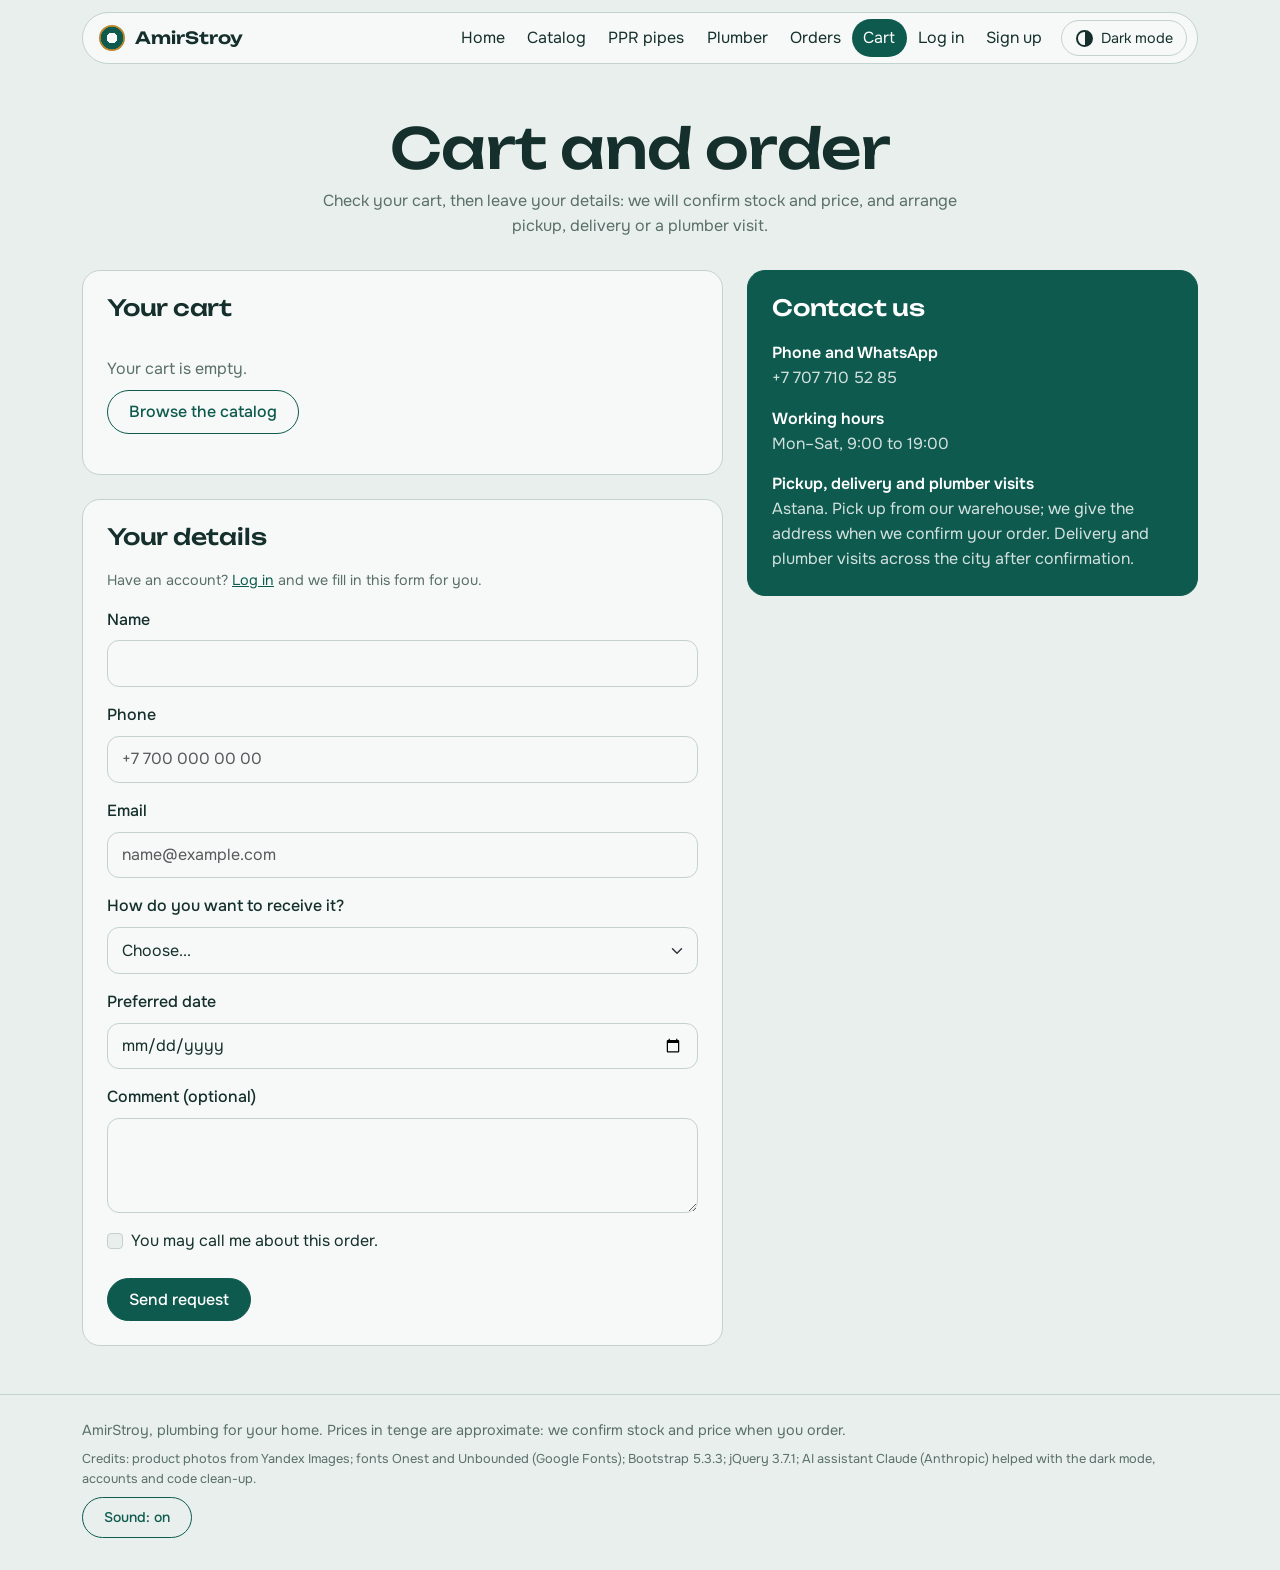
<file: contacts.html>
<!DOCTYPE html>
<html lang="en">
<head>
  <meta charset="UTF-8">
  <meta name="viewport" content="width=device-width, initial-scale=1">
  <meta name="description" content="Check your cart and send an order request to AmirStroy.">
  <meta name="theme-color" content="#E8EFEC">
  <title>Cart and order: AmirStroy</title>
  <link rel="icon" href="data:image/svg+xml,%3Csvg xmlns='http://www.w3.org/2000/svg' viewBox='0 0 32 32'%3E%3Ccircle cx='16' cy='16' r='16' fill='%23B5842F'/%3E%3Ccircle cx='16' cy='16' r='10' fill='%230E5A4E'/%3E%3Ccircle cx='16' cy='16' r='5' fill='%23E8EFEC'/%3E%3C/svg%3E">
  <script src="js/theme.js"></script>
  <link rel="preconnect" href="https://fonts.googleapis.com">
  <link rel="preconnect" href="https://fonts.gstatic.com" crossorigin>
  <link href="https://fonts.googleapis.com/css2?family=Onest:wght@400;500;600&family=Unbounded:wght@500;600&display=swap" rel="stylesheet">
  <link href="https://cdn.jsdelivr.net/npm/bootstrap@5.3.3/dist/css/bootstrap.min.css" rel="stylesheet">
  <link rel="stylesheet" href="css/style.css">
</head>
<body>
  <a class="skip-link" href="#main">Skip to content</a>

  <header class="site-header">
    <div class="container">
      <nav class="navbar navbar-expand-lg site-nav" aria-label="Main menu">
        <a class="navbar-brand" href="index.html"><span class="logo-mark" aria-hidden="true"></span>AmirStroy</a>
        <button class="theme-toggle" type="button" id="theme-toggle" aria-pressed="false"><span class="theme-icon" aria-hidden="true"></span>Dark mode</button>
        <button class="navbar-toggler" type="button" data-bs-toggle="collapse" data-bs-target="#menu"
                aria-controls="menu" aria-expanded="false" aria-label="Open menu">
          <span class="navbar-toggler-icon"></span>
        </button>
        <div class="collapse navbar-collapse" id="menu">
          <ul class="navbar-nav ms-lg-auto">
          <li class="nav-item"><a class="nav-link" href="index.html">Home</a></li>
          <li class="nav-item"><a class="nav-link" href="catalog.html">Catalog</a></li>
          <li class="nav-item"><a class="nav-link" href="pipes.html">PPR pipes</a></li>
          <li class="nav-item"><a class="nav-link" href="services.html">Plumber</a></li>
          <li class="nav-item"><a class="nav-link" href="history.html">Orders</a></li>
          <li class="nav-item"><a class="nav-link active" href="contacts.html" aria-current="page">Cart <span class="cart-badge" id="cart-count" hidden>0</span></a></li>
          <li class="nav-item nav-guest"><a class="nav-link" href="login.html">Log in</a></li>
          <li class="nav-item nav-guest"><a class="nav-link" href="signup.html">Sign up</a></li>
          <li class="nav-item nav-user" hidden><a class="nav-link" href="profile.html">Profile</a></li>
          <li class="nav-item nav-user" hidden><button class="nav-link nav-link-btn" type="button" id="nav-logout">Log out</button></li>
          </ul>
        </div>
      </nav>
    </div>
  </header>

  <main id="main">
    <div class="container">

      <div class="page-head">
        <h1>Cart and order</h1>
        <p>Check your cart, then leave your details: we will confirm stock and price, and arrange pickup, delivery or a plumber visit.</p>
      </div>

      <div class="row g-4">
        <div class="col-lg-7">
          <div id="sent" class="sent panel" role="status" tabindex="-1" style="display:none">
            <h2>Request received</h2>
            <p id="sent-text"></p>
            <a class="btn btn-ghost" href="history.html">Open order history</a>
          </div>

          <section class="panel mb-4" aria-labelledby="h-cart">
            <h2 id="h-cart">Your cart</h2>
            <div id="cart-empty" class="cart-empty">
              <p class="mb-2">Your cart is empty.</p>
              <a class="btn btn-ghost" href="catalog.html">Browse the catalog</a>
            </div>
            <div id="cart-box" hidden>
              <ul class="cart-list" id="cart-list"></ul>
              <div class="cart-foot">
                <button class="btn btn-ghost btn-sm" type="button" id="clear-cart">Clear cart</button>
                <p class="cart-total">Total: <strong id="cart-total">0 ₸</strong></p>
              </div>
              <p class="cart-note" id="cart-note" hidden>Services are counted from their starting price. The final cost is agreed after inspection.</p>
            </div>
            <p class="cart-error" id="cart-error" role="alert" hidden>Your cart is empty. Add an item or a service first.</p>
          </section>

          <section class="panel" aria-labelledby="h-form">
            <h2 id="h-form">Your details</h2>
            <p class="hint" id="prefill-note" hidden>Your details are filled in from your account. You can change them.</p>
            <p class="hint" id="login-hint">Have an account? <a href="login.html">Log in</a> and we fill in this form for you.</p>
            <form id="order-form" novalidate>
              <div class="mb-3">
                <label class="form-label" for="name">Name</label>
                <input class="form-control" id="name" name="name" type="text" autocomplete="name" aria-describedby="name-error">
                <div class="invalid-feedback" id="name-error"></div>
              </div>
              <div class="mb-3">
                <label class="form-label" for="phone">Phone</label>
                <input class="form-control" id="phone" name="phone" type="tel" autocomplete="tel" placeholder="+7 700 000 00 00" aria-describedby="phone-error">
                <div class="invalid-feedback" id="phone-error"></div>
              </div>
              <div class="mb-3">
                <label class="form-label" for="email">Email</label>
                <input class="form-control" id="email" name="email" type="email" autocomplete="email" placeholder="name@example.com" aria-describedby="email-error">
                <div class="invalid-feedback" id="email-error"></div>
              </div>
              <div class="mb-3">
                <label class="form-label" for="method">How do you want to receive it?</label>
                <select class="form-select" id="method" name="method" aria-describedby="method-error">
                  <option value="">Choose...</option>
                  <option value="pickup">Pickup from our warehouse</option>
                  <option value="delivery">Delivery</option>
                  <option value="visit">Plumber visit at my address</option>
                </select>
                <div class="invalid-feedback" id="method-error"></div>
              </div>
              <div class="mb-3" id="address-wrap" style="display:none">
                <label class="form-label" for="address">Address in Astana</label>
                <input class="form-control" id="address" name="address" type="text" autocomplete="street-address" placeholder="Street, house, apartment" aria-describedby="address-error">
                <div class="invalid-feedback" id="address-error"></div>
              </div>
              <div class="mb-3">
                <label class="form-label" for="date">Preferred date</label>
                <input class="form-control" id="date" name="date" type="date" aria-describedby="date-error">
                <div class="invalid-feedback" id="date-error"></div>
              </div>
              <div class="mb-3">
                <label class="form-label" for="note">Comment (optional)</label>
                <textarea class="form-control" id="note" name="note" rows="3" aria-describedby="note-error"></textarea>
                <div class="invalid-feedback" id="note-error"></div>
              </div>
              <div class="mb-4">
                <div class="form-check">
                  <input class="form-check-input" type="checkbox" id="agree" name="agree" aria-describedby="agree-error">
                  <label class="form-check-label" for="agree">You may call me about this order.</label>
                  <div class="invalid-feedback" id="agree-error"></div>
                </div>
              </div>
              <button class="btn btn-main" type="submit">Send request</button>
            </form>
          </section>
        </div>

        <aside class="col-lg-5" aria-labelledby="h-contact">
          <div class="panel panel-green">
            <h2 id="h-contact">Contact us</h2>
            <dl class="info mb-0">
              <dt>Phone and WhatsApp</dt>
              <dd>+7 707 710 52 85</dd>
              <dt>Working hours</dt>
              <dd>Mon–Sat, 9:00 to 19:00</dd>
              <dt>Pickup, delivery and plumber visits</dt>
              <dd>Astana. Pick up from our warehouse; we give the address when we confirm your order. Delivery and plumber visits across the city after confirmation.</dd>
            </dl>
          </div>
        </aside>
      </div>

    </div>
  </main>

  <footer class="site-footer">
    <div class="container">
      <p class="mb-2">AmirStroy, plumbing for your home. Prices in tenge are approximate: we confirm stock and price when you order.</p>
      <p class="mb-0 credits">Credits: product photos from Yandex Images; fonts Onest and Unbounded (Google Fonts); Bootstrap 5.3.3; jQuery 3.7.1; AI assistant Claude (Anthropic) helped with the dark mode, accounts and code clean-up.</p>
      <p class="mb-0 mt-2"><button class="btn btn-ghost btn-sm" type="button" id="sound-toggle" aria-pressed="true">Sound: on</button></p>
    </div>
  </footer>

  <script src="https://code.jquery.com/jquery-3.7.1.min.js"></script>
  <script src="https://cdn.jsdelivr.net/npm/bootstrap@5.3.3/dist/js/bootstrap.bundle.min.js"></script>
  <script src="js/storage.js"></script>
  <script src="js/cart.js"></script>
  <script src="js/auth.js"></script>
  <script src="js/effects.js"></script>
  <script src="js/cards.js"></script>
  <script src="js/main.js"></script>
  <script src="js/forms.js"></script>
  <script src="js/checkout.js"></script>
</body>
</html>
</file>
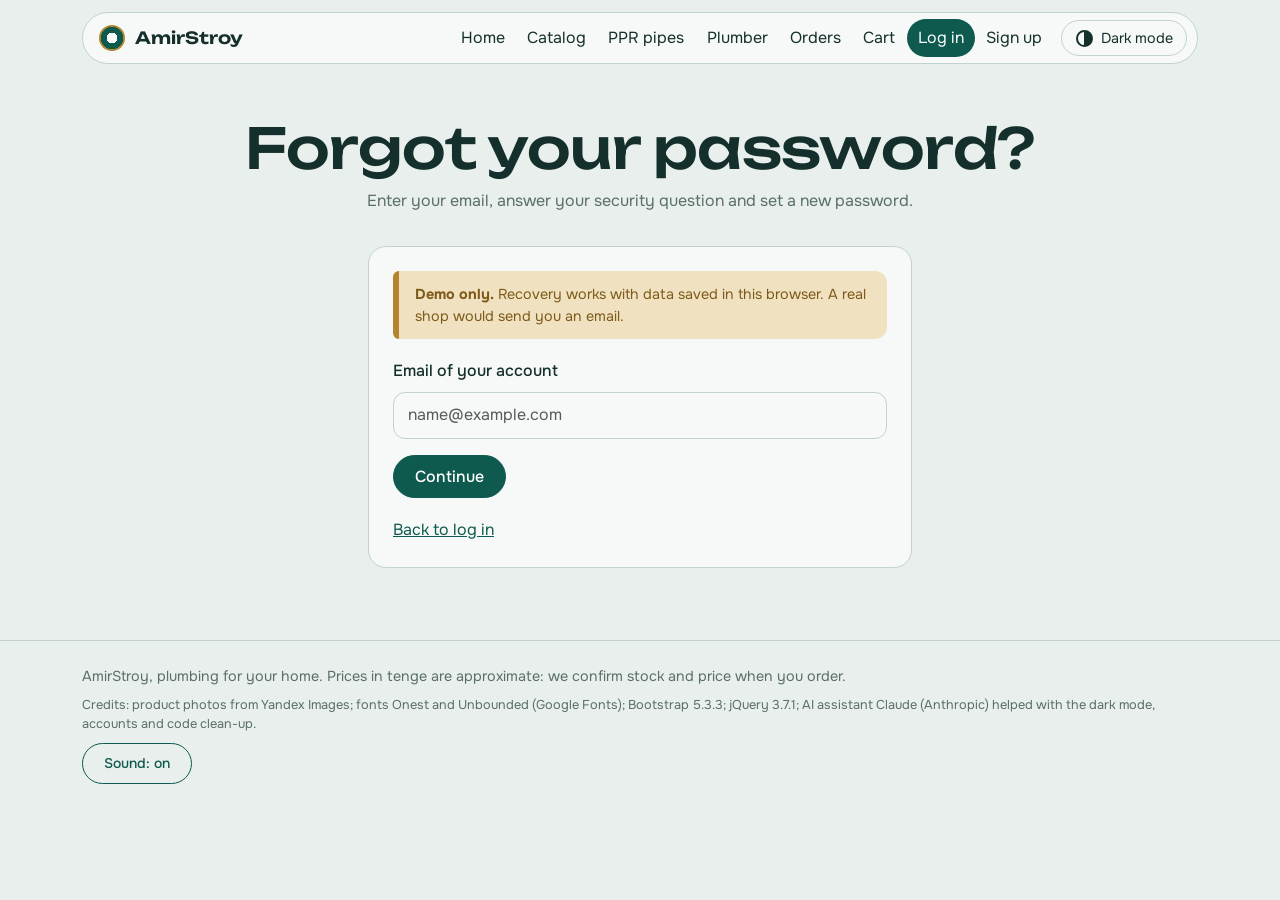
<file: forgot.html>
<!DOCTYPE html>
<html lang="en">
<head>
  <meta charset="UTF-8">
  <meta name="viewport" content="width=device-width, initial-scale=1">
  <meta name="description" content="Set a new password for your demo AmirStroy account.">
  <meta name="theme-color" content="#E8EFEC">
  <title>Reset password: AmirStroy</title>
  <link rel="icon" href="data:image/svg+xml,%3Csvg xmlns='http://www.w3.org/2000/svg' viewBox='0 0 32 32'%3E%3Ccircle cx='16' cy='16' r='16' fill='%23B5842F'/%3E%3Ccircle cx='16' cy='16' r='10' fill='%230E5A4E'/%3E%3Ccircle cx='16' cy='16' r='5' fill='%23E8EFEC'/%3E%3C/svg%3E">
  <script src="js/theme.js"></script>
  <link rel="preconnect" href="https://fonts.googleapis.com">
  <link rel="preconnect" href="https://fonts.gstatic.com" crossorigin>
  <link href="https://fonts.googleapis.com/css2?family=Onest:wght@400;500;600&family=Unbounded:wght@500;600&display=swap" rel="stylesheet">
  <link href="https://cdn.jsdelivr.net/npm/bootstrap@5.3.3/dist/css/bootstrap.min.css" rel="stylesheet">
  <link rel="stylesheet" href="css/style.css">
</head>
<body>
  <a class="skip-link" href="#main">Skip to content</a>

  <header class="site-header">
    <div class="container">
      <nav class="navbar navbar-expand-lg site-nav" aria-label="Main menu">
        <a class="navbar-brand" href="index.html"><span class="logo-mark" aria-hidden="true"></span>AmirStroy</a>
        <button class="theme-toggle" type="button" id="theme-toggle" aria-pressed="false"><span class="theme-icon" aria-hidden="true"></span>Dark mode</button>
        <button class="navbar-toggler" type="button" data-bs-toggle="collapse" data-bs-target="#menu"
                aria-controls="menu" aria-expanded="false" aria-label="Open menu">
          <span class="navbar-toggler-icon"></span>
        </button>
        <div class="collapse navbar-collapse" id="menu">
          <ul class="navbar-nav ms-lg-auto">
          <li class="nav-item"><a class="nav-link" href="index.html">Home</a></li>
          <li class="nav-item"><a class="nav-link" href="catalog.html">Catalog</a></li>
          <li class="nav-item"><a class="nav-link" href="pipes.html">PPR pipes</a></li>
          <li class="nav-item"><a class="nav-link" href="services.html">Plumber</a></li>
          <li class="nav-item"><a class="nav-link" href="history.html">Orders</a></li>
          <li class="nav-item"><a class="nav-link" href="contacts.html">Cart <span class="cart-badge" id="cart-count" hidden>0</span></a></li>
          <li class="nav-item nav-guest"><a class="nav-link active" href="login.html" aria-current="page">Log in</a></li>
          <li class="nav-item nav-guest"><a class="nav-link" href="signup.html">Sign up</a></li>
          <li class="nav-item nav-user" hidden><a class="nav-link" href="profile.html">Profile</a></li>
          <li class="nav-item nav-user" hidden><button class="nav-link nav-link-btn" type="button" id="nav-logout">Log out</button></li>
          </ul>
        </div>
      </nav>
    </div>
  </header>

  <main id="main">
    <div class="container">

      <div class="page-head">
        <h1>Forgot your password?</h1>
        <p>Enter your email, answer your security question and set a new password.</p>
      </div>

      <div class="auth-wrap pb-4">
        <div class="panel">
          <p class="demo-note" role="note"><strong>Demo only.</strong> Recovery works with data saved in this browser. A real shop would send you an email.</p>

          <form id="find-form" novalidate>
            <div class="mb-3">
              <label class="form-label" for="find-email">Email of your account</label>
              <input class="form-control" id="find-email" type="email" autocomplete="email" placeholder="name@example.com" aria-describedby="find-email-error">
              <div class="invalid-feedback" id="find-email-error"></div>
            </div>
            <button class="btn btn-main" type="submit">Continue</button>
          </form>

          <form id="reset-form" novalidate hidden>
            <p class="hint mb-3">Account: <strong id="reset-email"></strong></p>
            <div class="mb-3">
              <label class="form-label" for="reset-answer" id="reset-question"></label>
              <input class="form-control" id="reset-answer" type="text" autocomplete="off" aria-describedby="reset-answer-error">
              <div class="invalid-feedback" id="reset-answer-error"></div>
            </div>
            <div class="mb-3">
              <label class="form-label" for="reset-password">New password</label>
              <input class="form-control" id="reset-password" type="password" autocomplete="new-password" aria-describedby="reset-password-error">
              <div class="invalid-feedback" id="reset-password-error"></div>
            </div>
            <p class="hint">At least 8 characters, with a letter and a digit.</p>
            <div class="mb-3">
              <label class="form-label" for="reset-confirm">Repeat the new password</label>
              <input class="form-control" id="reset-confirm" type="password" autocomplete="new-password" aria-describedby="reset-confirm-error">
              <div class="invalid-feedback" id="reset-confirm-error"></div>
            </div>
            <button class="btn btn-main me-2" type="submit" id="reset-submit">Save new password</button>
            <button class="btn btn-ghost" type="button" id="reset-back">Use another email</button>
          </form>

          <div class="sent panel" id="reset-success" role="status" style="display:none">
            <h2>Password changed</h2>
            <p class="mb-0">Now you can log in with the new password. Opening the log in page...</p>
          </div>

          <p class="form-switch-note"><a href="login.html">Back to log in</a></p>
        </div>
      </div>

    </div>
  </main>

  <footer class="site-footer">
    <div class="container">
      <p class="mb-2">AmirStroy, plumbing for your home. Prices in tenge are approximate: we confirm stock and price when you order.</p>
      <p class="mb-0 credits">Credits: product photos from Yandex Images; fonts Onest and Unbounded (Google Fonts); Bootstrap 5.3.3; jQuery 3.7.1; AI assistant Claude (Anthropic) helped with the dark mode, accounts and code clean-up.</p>
      <p class="mb-0 mt-2"><button class="btn btn-ghost btn-sm" type="button" id="sound-toggle" aria-pressed="true">Sound: on</button></p>
    </div>
  </footer>

  <script src="https://code.jquery.com/jquery-3.7.1.min.js"></script>
  <script src="https://cdn.jsdelivr.net/npm/bootstrap@5.3.3/dist/js/bootstrap.bundle.min.js"></script>
  <script src="js/storage.js"></script>
  <script src="js/cart.js"></script>
  <script src="js/auth.js"></script>
  <script src="js/effects.js"></script>
  <script src="js/main.js"></script>
  <script src="js/forms.js"></script>
  <script src="js/forgot.js"></script>
</body>
</html>
</file>
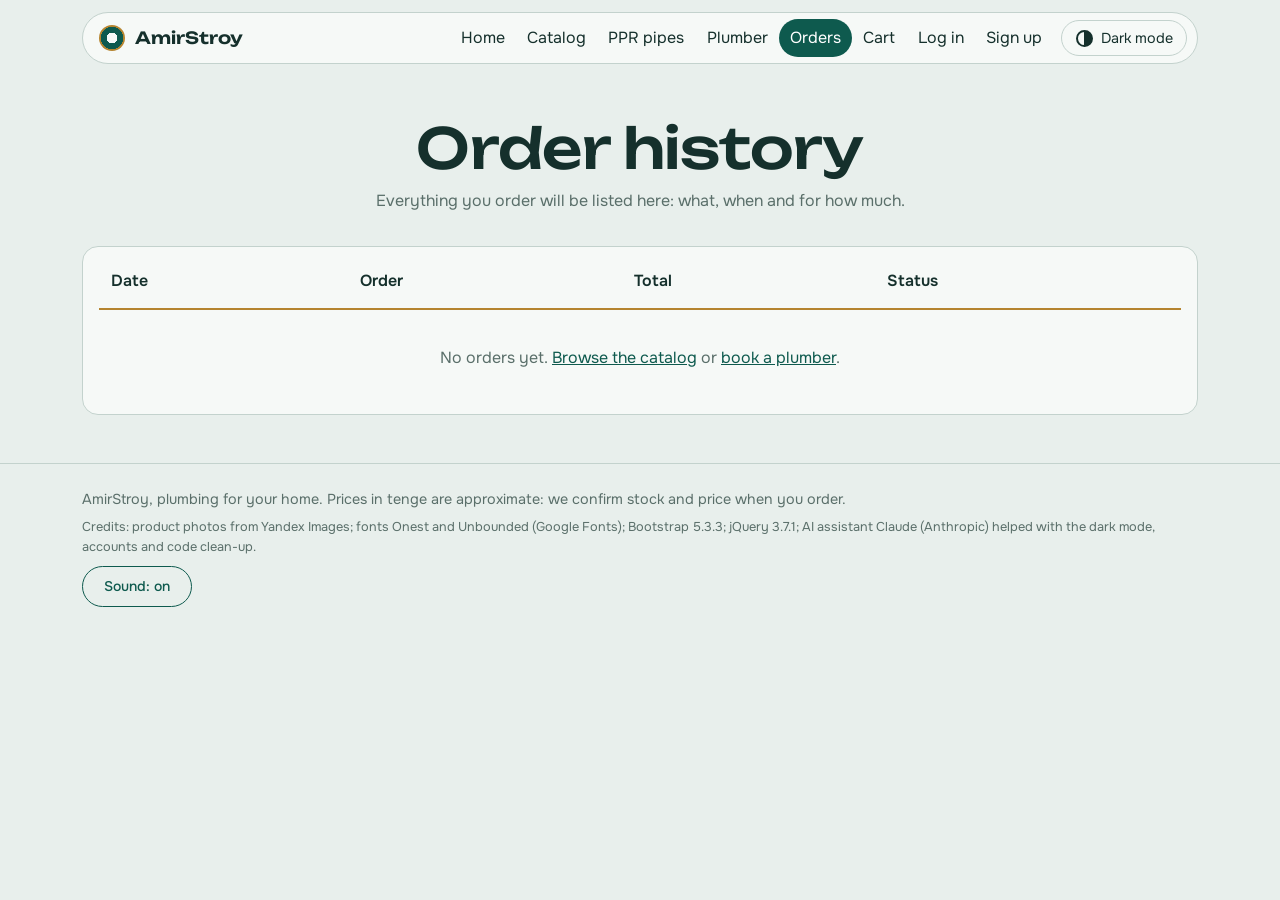
<file: history.html>
<!DOCTYPE html>
<html lang="en">
<head>
  <meta charset="UTF-8">
  <meta name="viewport" content="width=device-width, initial-scale=1">
  <meta name="description" content="Your past orders at AmirStroy.">
  <meta name="theme-color" content="#E8EFEC">
  <title>Order history: AmirStroy</title>
  <link rel="icon" href="data:image/svg+xml,%3Csvg xmlns='http://www.w3.org/2000/svg' viewBox='0 0 32 32'%3E%3Ccircle cx='16' cy='16' r='16' fill='%23B5842F'/%3E%3Ccircle cx='16' cy='16' r='10' fill='%230E5A4E'/%3E%3Ccircle cx='16' cy='16' r='5' fill='%23E8EFEC'/%3E%3C/svg%3E">
  <script src="js/theme.js"></script>
  <link rel="preconnect" href="https://fonts.googleapis.com">
  <link rel="preconnect" href="https://fonts.gstatic.com" crossorigin>
  <link href="https://fonts.googleapis.com/css2?family=Onest:wght@400;500;600&family=Unbounded:wght@500;600&display=swap" rel="stylesheet">
  <link href="https://cdn.jsdelivr.net/npm/bootstrap@5.3.3/dist/css/bootstrap.min.css" rel="stylesheet">
  <link rel="stylesheet" href="css/style.css">
</head>
<body>
  <a class="skip-link" href="#main">Skip to content</a>

  <header class="site-header">
    <div class="container">
      <nav class="navbar navbar-expand-lg site-nav" aria-label="Main menu">
        <a class="navbar-brand" href="index.html"><span class="logo-mark" aria-hidden="true"></span>AmirStroy</a>
        <button class="theme-toggle" type="button" id="theme-toggle" aria-pressed="false"><span class="theme-icon" aria-hidden="true"></span>Dark mode</button>
        <button class="navbar-toggler" type="button" data-bs-toggle="collapse" data-bs-target="#menu"
                aria-controls="menu" aria-expanded="false" aria-label="Open menu">
          <span class="navbar-toggler-icon"></span>
        </button>
        <div class="collapse navbar-collapse" id="menu">
          <ul class="navbar-nav ms-lg-auto">
          <li class="nav-item"><a class="nav-link" href="index.html">Home</a></li>
          <li class="nav-item"><a class="nav-link" href="catalog.html">Catalog</a></li>
          <li class="nav-item"><a class="nav-link" href="pipes.html">PPR pipes</a></li>
          <li class="nav-item"><a class="nav-link" href="services.html">Plumber</a></li>
          <li class="nav-item"><a class="nav-link active" href="history.html" aria-current="page">Orders</a></li>
          <li class="nav-item"><a class="nav-link" href="contacts.html">Cart <span class="cart-badge" id="cart-count" hidden>0</span></a></li>
          <li class="nav-item nav-guest"><a class="nav-link" href="login.html">Log in</a></li>
          <li class="nav-item nav-guest"><a class="nav-link" href="signup.html">Sign up</a></li>
          <li class="nav-item nav-user" hidden><a class="nav-link" href="profile.html">Profile</a></li>
          <li class="nav-item nav-user" hidden><button class="nav-link nav-link-btn" type="button" id="nav-logout">Log out</button></li>
          </ul>
        </div>
      </nav>
    </div>
  </header>

  <main id="main">
    <div class="container">

      <div class="page-head">
        <h1>Order history</h1>
        <p id="history-summary"></p>
      </div>

      <div class="table-wrap">
        <div class="table-responsive">
          <table class="table price-table align-middle mb-0">
            <caption class="visually-hidden">Your past orders</caption>
            <thead>
              <tr>
                <th scope="col">Date</th>
                <th scope="col">Order</th>
                <th scope="col">Total</th>
                <th scope="col">Status</th>
              </tr>
            </thead>
            <tbody id="history-body"></tbody>
          </table>
        </div>
      </div>
      <p class="mt-3"><button class="btn btn-ghost" type="button" id="clear-history" hidden>Clear history</button></p>

    </div>
  </main>

  <footer class="site-footer">
    <div class="container">
      <p class="mb-2">AmirStroy, plumbing for your home. Prices in tenge are approximate: we confirm stock and price when you order.</p>
      <p class="mb-0 credits">Credits: product photos from Yandex Images; fonts Onest and Unbounded (Google Fonts); Bootstrap 5.3.3; jQuery 3.7.1; AI assistant Claude (Anthropic) helped with the dark mode, accounts and code clean-up.</p>
      <p class="mb-0 mt-2"><button class="btn btn-ghost btn-sm" type="button" id="sound-toggle" aria-pressed="true">Sound: on</button></p>
    </div>
  </footer>

  <script src="https://code.jquery.com/jquery-3.7.1.min.js"></script>
  <script src="https://cdn.jsdelivr.net/npm/bootstrap@5.3.3/dist/js/bootstrap.bundle.min.js"></script>
  <script src="js/storage.js"></script>
  <script src="js/cart.js"></script>
  <script src="js/auth.js"></script>
  <script src="js/effects.js"></script>
  <script src="js/cards.js"></script>
  <script src="js/main.js"></script>
  <script src="js/history.js"></script>
</body>
</html>
</file>
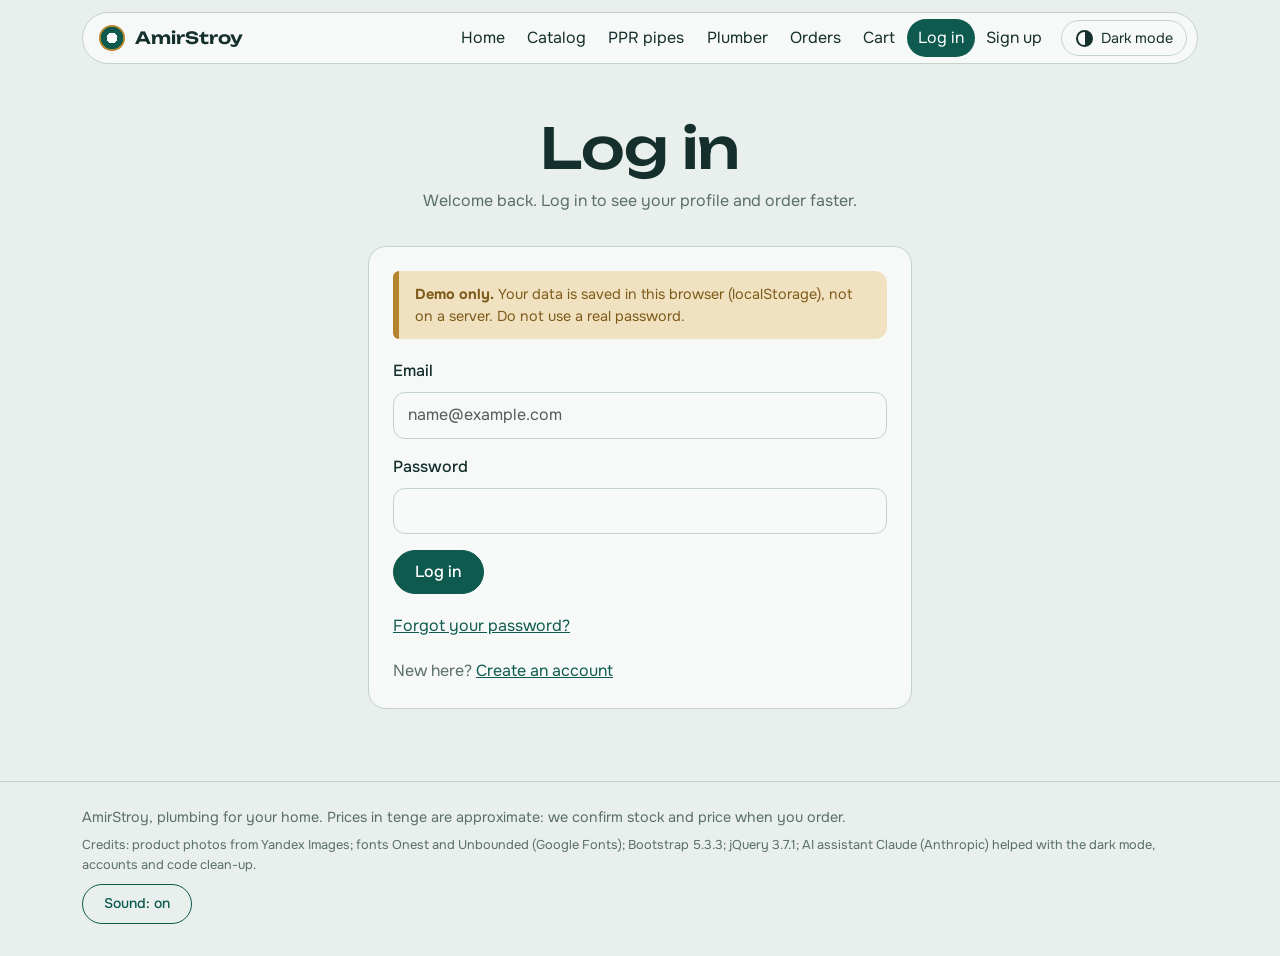
<file: login.html>
<!DOCTYPE html>
<html lang="en">
<head>
  <meta charset="UTF-8">
  <meta name="viewport" content="width=device-width, initial-scale=1">
  <meta name="description" content="Log in to your demo AmirStroy account.">
  <meta name="theme-color" content="#E8EFEC">
  <title>Log in: AmirStroy</title>
  <link rel="icon" href="data:image/svg+xml,%3Csvg xmlns='http://www.w3.org/2000/svg' viewBox='0 0 32 32'%3E%3Ccircle cx='16' cy='16' r='16' fill='%23B5842F'/%3E%3Ccircle cx='16' cy='16' r='10' fill='%230E5A4E'/%3E%3Ccircle cx='16' cy='16' r='5' fill='%23E8EFEC'/%3E%3C/svg%3E">
  <script src="js/theme.js"></script>
  <link rel="preconnect" href="https://fonts.googleapis.com">
  <link rel="preconnect" href="https://fonts.gstatic.com" crossorigin>
  <link href="https://fonts.googleapis.com/css2?family=Onest:wght@400;500;600&family=Unbounded:wght@500;600&display=swap" rel="stylesheet">
  <link href="https://cdn.jsdelivr.net/npm/bootstrap@5.3.3/dist/css/bootstrap.min.css" rel="stylesheet">
  <link rel="stylesheet" href="css/style.css">
</head>
<body>
  <a class="skip-link" href="#main">Skip to content</a>

  <header class="site-header">
    <div class="container">
      <nav class="navbar navbar-expand-lg site-nav" aria-label="Main menu">
        <a class="navbar-brand" href="index.html"><span class="logo-mark" aria-hidden="true"></span>AmirStroy</a>
        <button class="theme-toggle" type="button" id="theme-toggle" aria-pressed="false"><span class="theme-icon" aria-hidden="true"></span>Dark mode</button>
        <button class="navbar-toggler" type="button" data-bs-toggle="collapse" data-bs-target="#menu"
                aria-controls="menu" aria-expanded="false" aria-label="Open menu">
          <span class="navbar-toggler-icon"></span>
        </button>
        <div class="collapse navbar-collapse" id="menu">
          <ul class="navbar-nav ms-lg-auto">
          <li class="nav-item"><a class="nav-link" href="index.html">Home</a></li>
          <li class="nav-item"><a class="nav-link" href="catalog.html">Catalog</a></li>
          <li class="nav-item"><a class="nav-link" href="pipes.html">PPR pipes</a></li>
          <li class="nav-item"><a class="nav-link" href="services.html">Plumber</a></li>
          <li class="nav-item"><a class="nav-link" href="history.html">Orders</a></li>
          <li class="nav-item"><a class="nav-link" href="contacts.html">Cart <span class="cart-badge" id="cart-count" hidden>0</span></a></li>
          <li class="nav-item nav-guest"><a class="nav-link active" href="login.html" aria-current="page">Log in</a></li>
          <li class="nav-item nav-guest"><a class="nav-link" href="signup.html">Sign up</a></li>
          <li class="nav-item nav-user" hidden><a class="nav-link" href="profile.html">Profile</a></li>
          <li class="nav-item nav-user" hidden><button class="nav-link nav-link-btn" type="button" id="nav-logout">Log out</button></li>
          </ul>
        </div>
      </nav>
    </div>
  </header>

  <main id="main">
    <div class="container">

      <div class="page-head">
        <h1>Log in</h1>
        <p>Welcome back. Log in to see your profile and order faster.</p>
      </div>

      <div class="auth-wrap pb-4">
        <div class="panel">
          <p class="demo-note" role="note"><strong>Demo only.</strong> Your data is saved in this browser (localStorage), not on a server. Do not use a real password.</p>
          <div class="sent panel" id="login-success" role="status" style="display:none">
            <h2>You are logged in</h2>
            <p class="mb-0">Opening your profile...</p>
          </div>
          <form id="login-form" novalidate>
            <div class="mb-3">
              <label class="form-label" for="email">Email</label>
              <input class="form-control" id="email" name="email" type="email" autocomplete="email" placeholder="name@example.com" aria-describedby="email-error">
              <div class="invalid-feedback" id="email-error"></div>
            </div>
            <div class="mb-3">
              <label class="form-label" for="password">Password</label>
              <input class="form-control" id="password" name="password" type="password" autocomplete="current-password" aria-describedby="password-error">
              <div class="invalid-feedback" id="password-error"></div>
            </div>
            <button class="btn btn-main" type="submit" id="login-submit">Log in</button>
          </form>
          <p class="form-switch-note"><a href="forgot.html">Forgot your password?</a></p>
          <p class="form-switch-note">New here? <a href="signup.html">Create an account</a></p>
        </div>
      </div>

    </div>
  </main>

  <footer class="site-footer">
    <div class="container">
      <p class="mb-2">AmirStroy, plumbing for your home. Prices in tenge are approximate: we confirm stock and price when you order.</p>
      <p class="mb-0 credits">Credits: product photos from Yandex Images; fonts Onest and Unbounded (Google Fonts); Bootstrap 5.3.3; jQuery 3.7.1; AI assistant Claude (Anthropic) helped with the dark mode, accounts and code clean-up.</p>
      <p class="mb-0 mt-2"><button class="btn btn-ghost btn-sm" type="button" id="sound-toggle" aria-pressed="true">Sound: on</button></p>
    </div>
  </footer>

  <script src="https://code.jquery.com/jquery-3.7.1.min.js"></script>
  <script src="https://cdn.jsdelivr.net/npm/bootstrap@5.3.3/dist/js/bootstrap.bundle.min.js"></script>
  <script src="js/storage.js"></script>
  <script src="js/cart.js"></script>
  <script src="js/auth.js"></script>
  <script src="js/effects.js"></script>
  <script src="js/main.js"></script>
  <script src="js/forms.js"></script>
  <script src="js/login.js"></script>
</body>
</html>
</file>
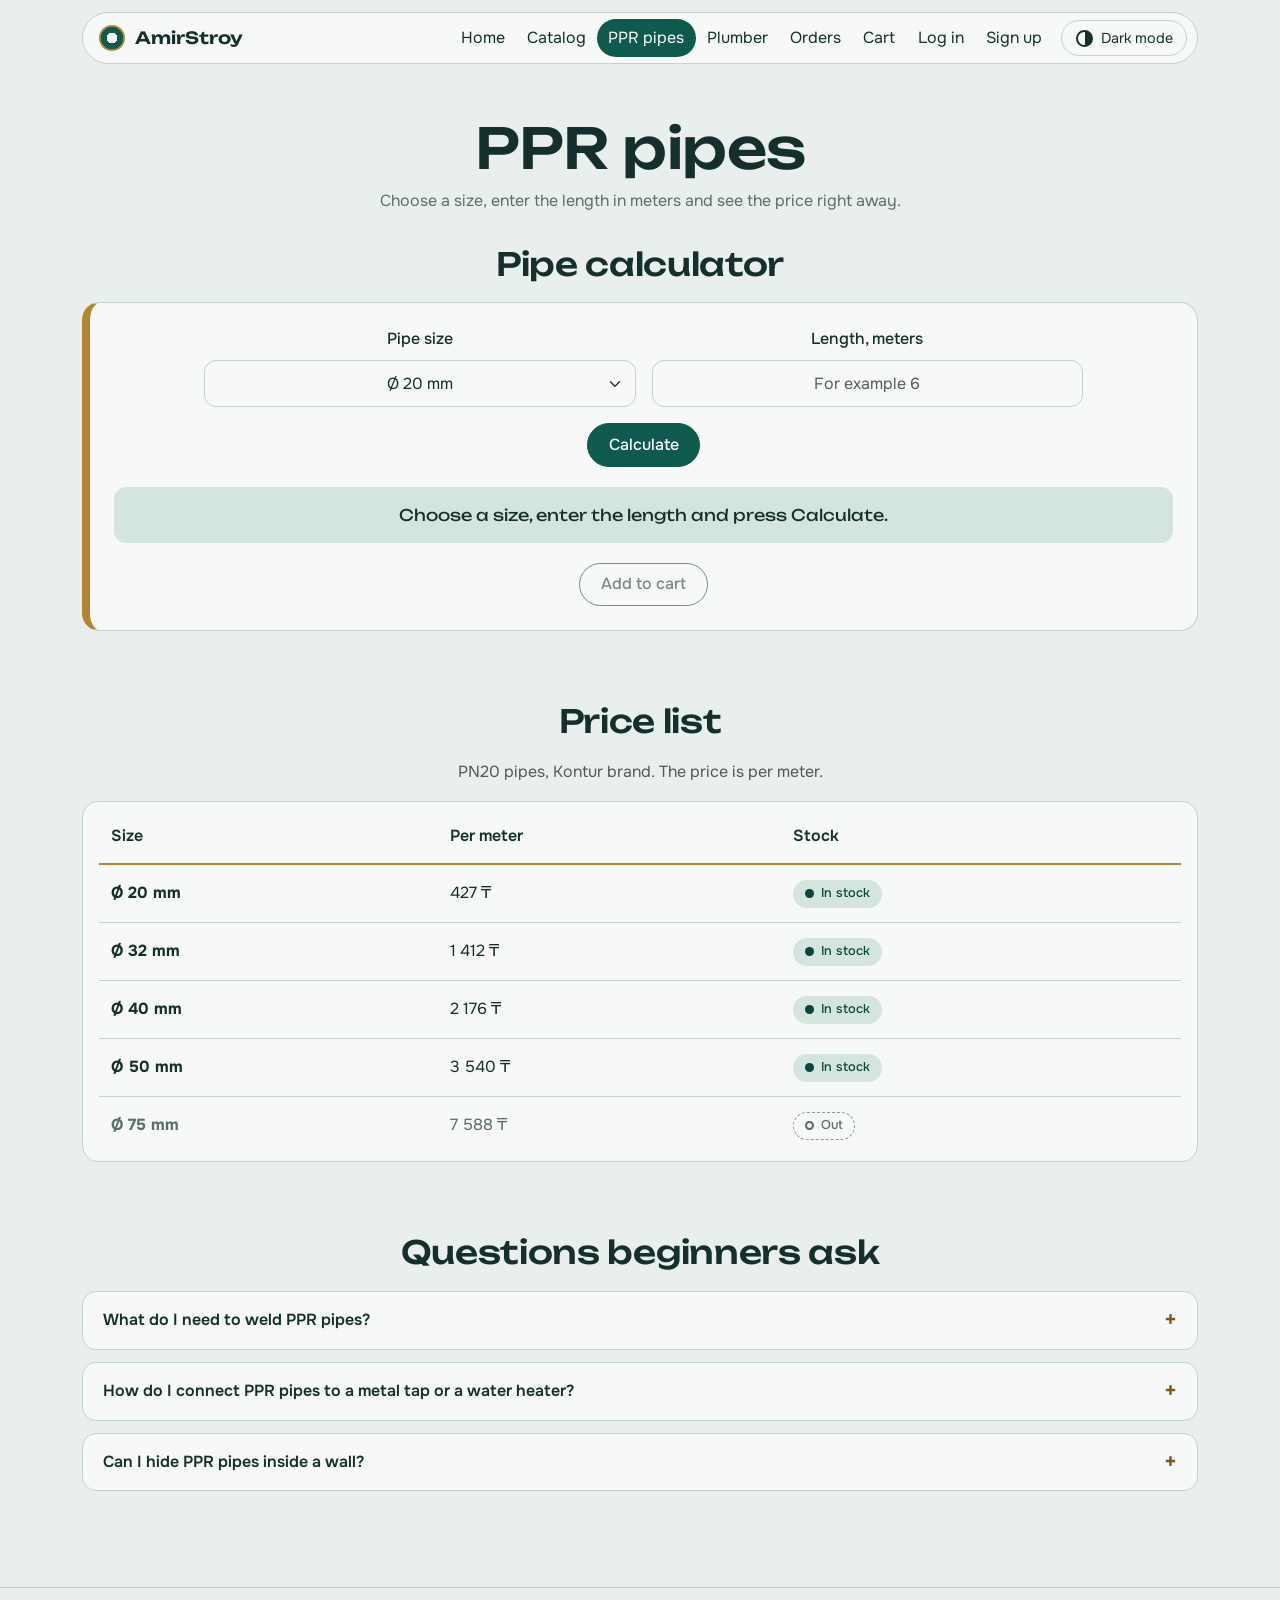
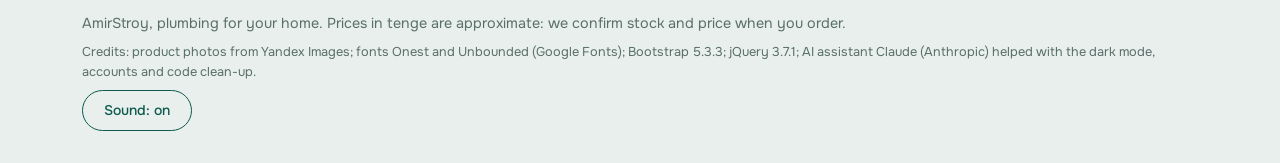
<file: pipes.html>
<!DOCTYPE html>
<html lang="en">
<head>
  <meta charset="UTF-8">
  <meta name="viewport" content="width=device-width, initial-scale=1">
  <meta name="description" content="PPR pipe prices by size and a calculator: choose a size, enter meters and see the price.">
  <meta name="theme-color" content="#E8EFEC">
  <title>PPR pipes: AmirStroy</title>
  <link rel="icon" href="data:image/svg+xml,%3Csvg xmlns='http://www.w3.org/2000/svg' viewBox='0 0 32 32'%3E%3Ccircle cx='16' cy='16' r='16' fill='%23B5842F'/%3E%3Ccircle cx='16' cy='16' r='10' fill='%230E5A4E'/%3E%3Ccircle cx='16' cy='16' r='5' fill='%23E8EFEC'/%3E%3C/svg%3E">
  <script src="js/theme.js"></script>
  <link rel="preconnect" href="https://fonts.googleapis.com">
  <link rel="preconnect" href="https://fonts.gstatic.com" crossorigin>
  <link href="https://fonts.googleapis.com/css2?family=Onest:wght@400;500;600&family=Unbounded:wght@500;600&display=swap" rel="stylesheet">
  <link href="https://cdn.jsdelivr.net/npm/bootstrap@5.3.3/dist/css/bootstrap.min.css" rel="stylesheet">
  <link rel="stylesheet" href="css/style.css">
</head>
<body>
  <a class="skip-link" href="#main">Skip to content</a>

  <header class="site-header">
    <div class="container">
      <nav class="navbar navbar-expand-lg site-nav" aria-label="Main menu">
        <a class="navbar-brand" href="index.html"><span class="logo-mark" aria-hidden="true"></span>AmirStroy</a>
        <button class="theme-toggle" type="button" id="theme-toggle" aria-pressed="false"><span class="theme-icon" aria-hidden="true"></span>Dark mode</button>
        <button class="navbar-toggler" type="button" data-bs-toggle="collapse" data-bs-target="#menu"
                aria-controls="menu" aria-expanded="false" aria-label="Open menu">
          <span class="navbar-toggler-icon"></span>
        </button>
        <div class="collapse navbar-collapse" id="menu">
          <ul class="navbar-nav ms-lg-auto">
          <li class="nav-item"><a class="nav-link" href="index.html">Home</a></li>
          <li class="nav-item"><a class="nav-link" href="catalog.html">Catalog</a></li>
          <li class="nav-item"><a class="nav-link active" href="pipes.html" aria-current="page">PPR pipes</a></li>
          <li class="nav-item"><a class="nav-link" href="services.html">Plumber</a></li>
          <li class="nav-item"><a class="nav-link" href="history.html">Orders</a></li>
          <li class="nav-item"><a class="nav-link" href="contacts.html">Cart <span class="cart-badge" id="cart-count" hidden>0</span></a></li>
          <li class="nav-item nav-guest"><a class="nav-link" href="login.html">Log in</a></li>
          <li class="nav-item nav-guest"><a class="nav-link" href="signup.html">Sign up</a></li>
          <li class="nav-item nav-user" hidden><a class="nav-link" href="profile.html">Profile</a></li>
          <li class="nav-item nav-user" hidden><button class="nav-link nav-link-btn" type="button" id="nav-logout">Log out</button></li>
          </ul>
        </div>
      </nav>
    </div>
  </header>

  <main id="main">
    <div class="container">

      <div class="page-head">
        <h1>PPR pipes</h1>
        <p>Choose a size, enter the length in meters and see the price right away.</p>
      </div>

      <section class="block pt-0" aria-labelledby="h-calc">
        <h2 id="h-calc">Pipe calculator</h2>
        <div class="panel calculator">
          <form id="calc-form" novalidate>
            <div class="row g-3 justify-content-center">
              <div class="col-md-5">
                <label class="form-label" for="calc-size">Pipe size</label>
                <select class="form-select" id="calc-size"></select>
              </div>
              <div class="col-md-5">
                <label class="form-label" for="calc-length">Length, meters</label>
                <input class="form-control" id="calc-length" type="text" inputmode="numeric" placeholder="For example 6" aria-describedby="calc-length-error" autocomplete="off">
                <div class="invalid-feedback" id="calc-length-error"></div>
              </div>
            </div>
            <div class="text-center mt-3">
              <button class="btn btn-main" type="submit">Calculate</button>
            </div>
          </form>
          <p class="calc-result" id="calc-result" aria-live="polite">Choose a size, enter the length and press Calculate.</p>
          <dl class="calc-grid" id="calc-grid" hidden>
            <div><dt>Price per meter</dt><dd id="out-per">0 ₸</dd></div>
            <div><dt>Meters</dt><dd id="out-meters">0 m</dd></div>
            <div><dt>Total price</dt><dd id="out-price">0 ₸</dd></div>
          </dl>
          <div class="text-center mt-3">
            <button class="btn btn-main" type="button" id="calc-add" disabled>Add to cart</button>
          </div>
        </div>
      </section>

      <section class="block" aria-labelledby="h-list">
        <h2 id="h-list">Price list</h2>
        <p class="text-muted">PN20 pipes, Kontur brand. The price is per meter.</p>
        <div class="table-wrap">
          <div class="table-responsive">
            <table class="table price-table align-middle mb-0">
              <caption class="visually-hidden">PPR PN20 pipe prices by size</caption>
              <thead>
                <tr>
                  <th scope="col">Size</th>
                  <th scope="col">Per meter</th>
                  <th scope="col">Stock</th>
                </tr>
              </thead>
              <tbody id="pipe-table-body"></tbody>
            </table>
          </div>
        </div>
      </section>

      <section class="block" aria-labelledby="h-faq">
        <h2 id="h-faq">Questions beginners ask</h2>
        <div class="faq" id="faq"></div>
      </section>

    </div>
  </main>

  <footer class="site-footer">
    <div class="container">
      <p class="mb-2">AmirStroy, plumbing for your home. Prices in tenge are approximate: we confirm stock and price when you order.</p>
      <p class="mb-0 credits">Credits: product photos from Yandex Images; fonts Onest and Unbounded (Google Fonts); Bootstrap 5.3.3; jQuery 3.7.1; AI assistant Claude (Anthropic) helped with the dark mode, accounts and code clean-up.</p>
      <p class="mb-0 mt-2"><button class="btn btn-ghost btn-sm" type="button" id="sound-toggle" aria-pressed="true">Sound: on</button></p>
    </div>
  </footer>

  <script src="https://code.jquery.com/jquery-3.7.1.min.js"></script>
  <script src="https://cdn.jsdelivr.net/npm/bootstrap@5.3.3/dist/js/bootstrap.bundle.min.js"></script>
  <script src="js/data.js"></script>
  <script src="js/storage.js"></script>
  <script src="js/cart.js"></script>
  <script src="js/auth.js"></script>
  <script src="js/effects.js"></script>
  <script src="js/cards.js"></script>
  <script src="js/main.js"></script>
  <script src="js/pipes.js"></script>
</body>
</html>
</file>
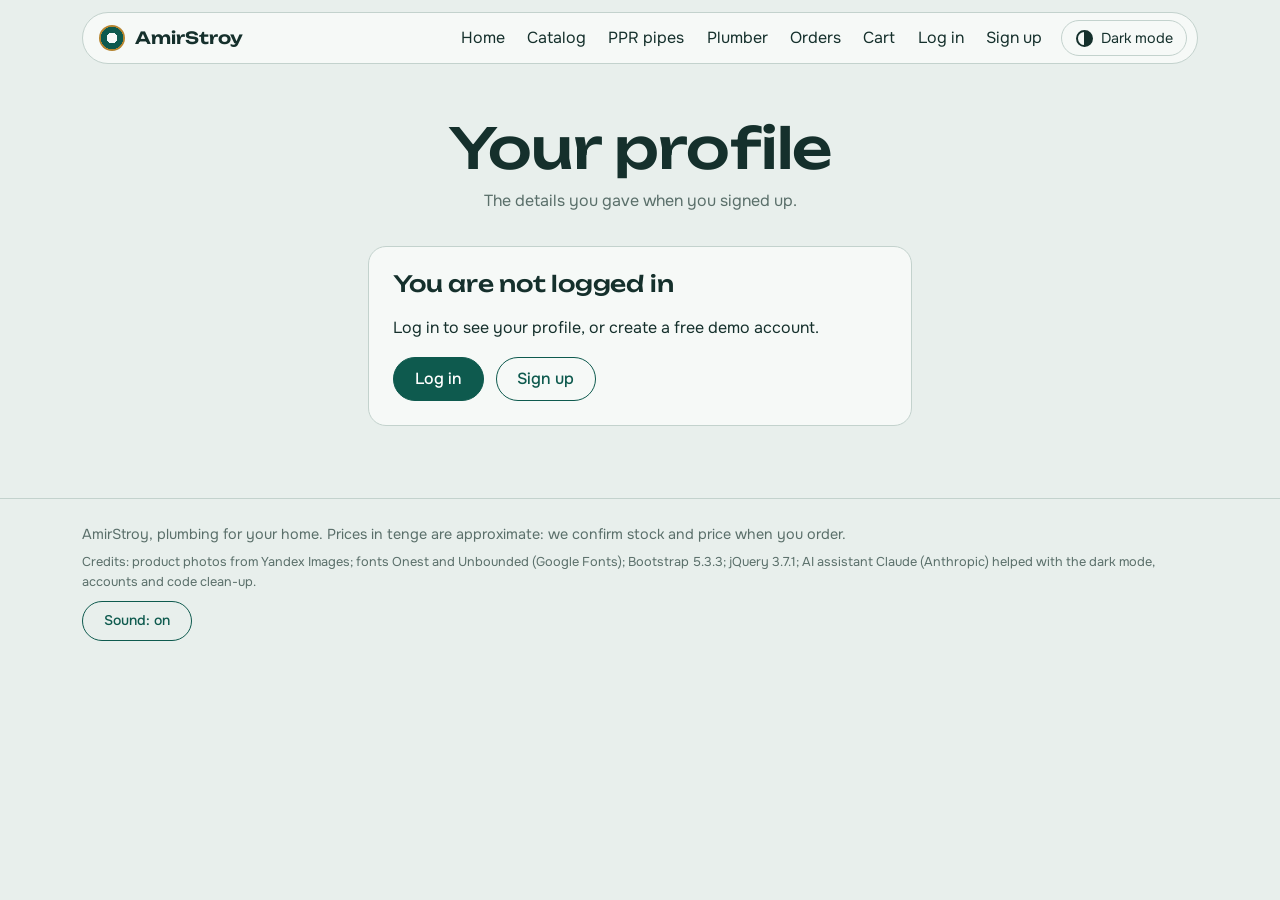
<file: profile.html>
<!DOCTYPE html>
<html lang="en">
<head>
  <meta charset="UTF-8">
  <meta name="viewport" content="width=device-width, initial-scale=1">
  <meta name="description" content="Your AmirStroy profile.">
  <meta name="theme-color" content="#E8EFEC">
  <title>Profile: AmirStroy</title>
  <link rel="icon" href="data:image/svg+xml,%3Csvg xmlns='http://www.w3.org/2000/svg' viewBox='0 0 32 32'%3E%3Ccircle cx='16' cy='16' r='16' fill='%23B5842F'/%3E%3Ccircle cx='16' cy='16' r='10' fill='%230E5A4E'/%3E%3Ccircle cx='16' cy='16' r='5' fill='%23E8EFEC'/%3E%3C/svg%3E">
  <script src="js/theme.js"></script>
  <link rel="preconnect" href="https://fonts.googleapis.com">
  <link rel="preconnect" href="https://fonts.gstatic.com" crossorigin>
  <link href="https://fonts.googleapis.com/css2?family=Onest:wght@400;500;600&family=Unbounded:wght@500;600&display=swap" rel="stylesheet">
  <link href="https://cdn.jsdelivr.net/npm/bootstrap@5.3.3/dist/css/bootstrap.min.css" rel="stylesheet">
  <link rel="stylesheet" href="css/style.css">
</head>
<body>
  <a class="skip-link" href="#main">Skip to content</a>

  <header class="site-header">
    <div class="container">
      <nav class="navbar navbar-expand-lg site-nav" aria-label="Main menu">
        <a class="navbar-brand" href="index.html"><span class="logo-mark" aria-hidden="true"></span>AmirStroy</a>
        <button class="theme-toggle" type="button" id="theme-toggle" aria-pressed="false"><span class="theme-icon" aria-hidden="true"></span>Dark mode</button>
        <button class="navbar-toggler" type="button" data-bs-toggle="collapse" data-bs-target="#menu"
                aria-controls="menu" aria-expanded="false" aria-label="Open menu">
          <span class="navbar-toggler-icon"></span>
        </button>
        <div class="collapse navbar-collapse" id="menu">
          <ul class="navbar-nav ms-lg-auto">
          <li class="nav-item"><a class="nav-link" href="index.html">Home</a></li>
          <li class="nav-item"><a class="nav-link" href="catalog.html">Catalog</a></li>
          <li class="nav-item"><a class="nav-link" href="pipes.html">PPR pipes</a></li>
          <li class="nav-item"><a class="nav-link" href="services.html">Plumber</a></li>
          <li class="nav-item"><a class="nav-link" href="history.html">Orders</a></li>
          <li class="nav-item"><a class="nav-link" href="contacts.html">Cart <span class="cart-badge" id="cart-count" hidden>0</span></a></li>
          <li class="nav-item nav-guest"><a class="nav-link" href="login.html">Log in</a></li>
          <li class="nav-item nav-guest"><a class="nav-link" href="signup.html">Sign up</a></li>
          <li class="nav-item nav-user" hidden><a class="nav-link active" href="profile.html" aria-current="page">Profile</a></li>
          <li class="nav-item nav-user" hidden><button class="nav-link nav-link-btn" type="button" id="nav-logout">Log out</button></li>
          </ul>
        </div>
      </nav>
    </div>
  </header>

  <main id="main">
    <div class="container">

      <div class="page-head">
        <h1>Your profile</h1>
        <p>The details you gave when you signed up.</p>
      </div>

      <div class="auth-wrap pb-4">
        <section class="panel" id="profile-guest" aria-labelledby="h-guest">
          <h2 id="h-guest">You are not logged in</h2>
          <p>Log in to see your profile, or create a free demo account.</p>
          <a class="btn btn-main me-2" href="login.html">Log in</a>
          <a class="btn btn-ghost" href="signup.html">Sign up</a>
        </section>

        <section class="panel" id="profile-box" aria-labelledby="h-details" hidden>
          <h2 id="h-details">Account details</h2>
          <dl class="profile-list">
            <dt>Name</dt><dd id="profile-name"></dd>
            <dt>Email</dt><dd id="profile-email"></dd>
            <dt>Phone</dt><dd id="profile-phone"></dd>
            <dt>Registered</dt><dd id="profile-since"></dd>
          </dl>
          <div class="stats">
            <div class="stat"><strong id="profile-orders">0</strong>Orders on this device</div>
            <div class="stat"><strong id="profile-cart">0</strong>Items in the cart</div>
          </div>
          <p class="hint">Demo account: the data lives only in this browser.</p>
          <a class="btn btn-ghost me-2" href="history.html">Order history</a>
          <button class="btn btn-main" type="button" id="profile-logout">Log out</button>
        </section>
      </div>

    </div>
  </main>

  <footer class="site-footer">
    <div class="container">
      <p class="mb-2">AmirStroy, plumbing for your home. Prices in tenge are approximate: we confirm stock and price when you order.</p>
      <p class="mb-0 credits">Credits: product photos from Yandex Images; fonts Onest and Unbounded (Google Fonts); Bootstrap 5.3.3; jQuery 3.7.1; AI assistant Claude (Anthropic) helped with the dark mode, accounts and code clean-up.</p>
      <p class="mb-0 mt-2"><button class="btn btn-ghost btn-sm" type="button" id="sound-toggle" aria-pressed="true">Sound: on</button></p>
    </div>
  </footer>

  <script src="https://code.jquery.com/jquery-3.7.1.min.js"></script>
  <script src="https://cdn.jsdelivr.net/npm/bootstrap@5.3.3/dist/js/bootstrap.bundle.min.js"></script>
  <script src="js/storage.js"></script>
  <script src="js/cart.js"></script>
  <script src="js/auth.js"></script>
  <script src="js/effects.js"></script>
  <script src="js/main.js"></script>
  <script src="js/profile.js"></script>
</body>
</html>
</file>
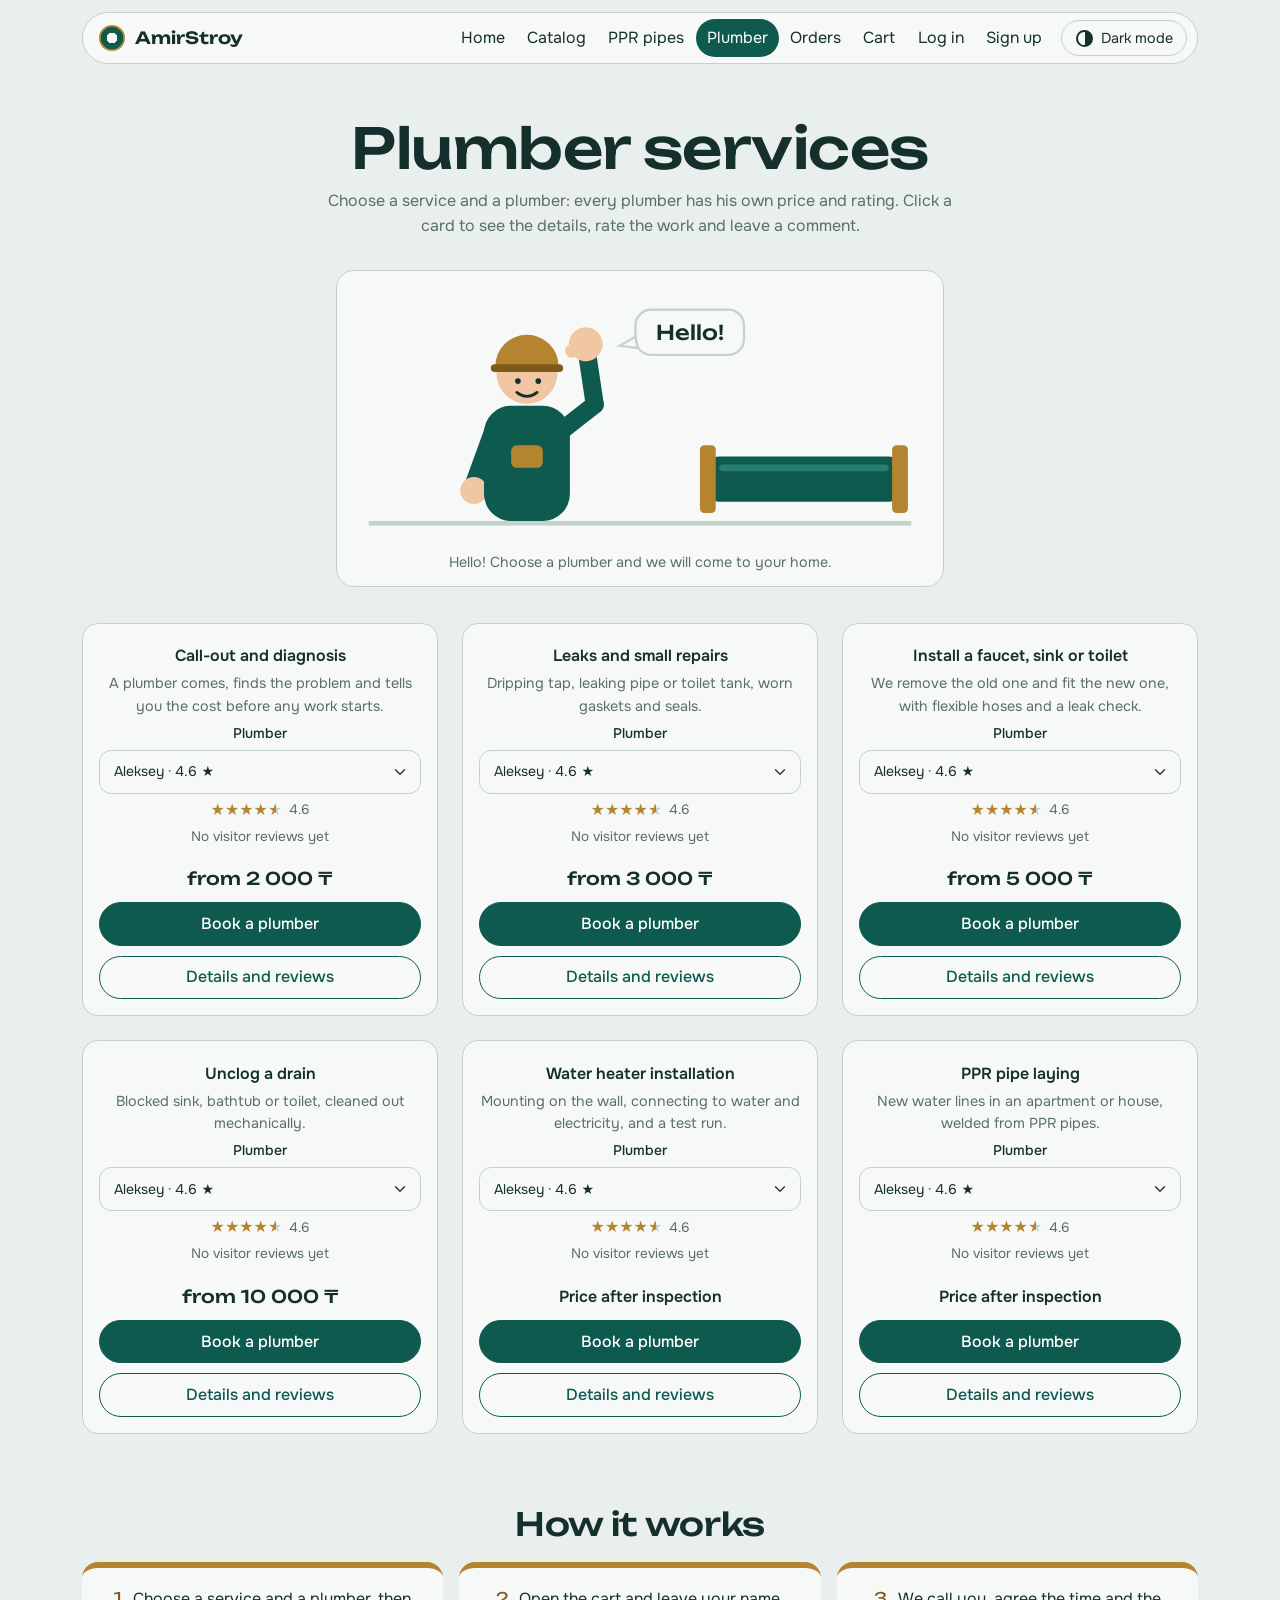
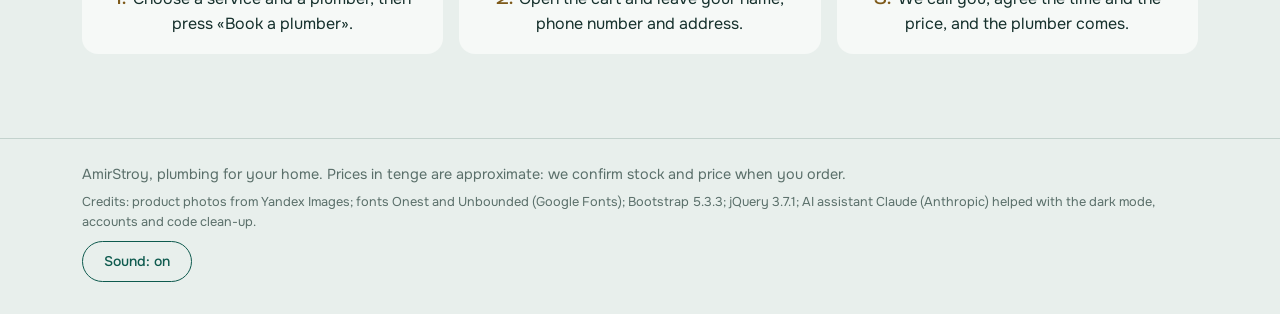
<file: services.html>
<!DOCTYPE html>
<html lang="en">
<head>
  <meta charset="UTF-8">
  <meta name="viewport" content="width=device-width, initial-scale=1">
  <meta name="description" content="Book a plumber in Astana: repairs, installation, drains and pipe laying.">
  <meta name="theme-color" content="#E8EFEC">
  <title>Plumber: AmirStroy</title>
  <link rel="icon" href="data:image/svg+xml,%3Csvg xmlns='http://www.w3.org/2000/svg' viewBox='0 0 32 32'%3E%3Ccircle cx='16' cy='16' r='16' fill='%23B5842F'/%3E%3Ccircle cx='16' cy='16' r='10' fill='%230E5A4E'/%3E%3Ccircle cx='16' cy='16' r='5' fill='%23E8EFEC'/%3E%3C/svg%3E">
  <script src="js/theme.js"></script>
  <link rel="preconnect" href="https://fonts.googleapis.com">
  <link rel="preconnect" href="https://fonts.gstatic.com" crossorigin>
  <link href="https://fonts.googleapis.com/css2?family=Onest:wght@400;500;600&family=Unbounded:wght@500;600&display=swap" rel="stylesheet">
  <link href="https://cdn.jsdelivr.net/npm/bootstrap@5.3.3/dist/css/bootstrap.min.css" rel="stylesheet">
  <link rel="stylesheet" href="css/style.css">
</head>
<body>
  <a class="skip-link" href="#main">Skip to content</a>

  <header class="site-header">
    <div class="container">
      <nav class="navbar navbar-expand-lg site-nav" aria-label="Main menu">
        <a class="navbar-brand" href="index.html"><span class="logo-mark" aria-hidden="true"></span>AmirStroy</a>
        <button class="theme-toggle" type="button" id="theme-toggle" aria-pressed="false"><span class="theme-icon" aria-hidden="true"></span>Dark mode</button>
        <button class="navbar-toggler" type="button" data-bs-toggle="collapse" data-bs-target="#menu"
                aria-controls="menu" aria-expanded="false" aria-label="Open menu">
          <span class="navbar-toggler-icon"></span>
        </button>
        <div class="collapse navbar-collapse" id="menu">
          <ul class="navbar-nav ms-lg-auto">
          <li class="nav-item"><a class="nav-link" href="index.html">Home</a></li>
          <li class="nav-item"><a class="nav-link" href="catalog.html">Catalog</a></li>
          <li class="nav-item"><a class="nav-link" href="pipes.html">PPR pipes</a></li>
          <li class="nav-item"><a class="nav-link active" href="services.html" aria-current="page">Plumber</a></li>
          <li class="nav-item"><a class="nav-link" href="history.html">Orders</a></li>
          <li class="nav-item"><a class="nav-link" href="contacts.html">Cart <span class="cart-badge" id="cart-count" hidden>0</span></a></li>
          <li class="nav-item nav-guest"><a class="nav-link" href="login.html">Log in</a></li>
          <li class="nav-item nav-guest"><a class="nav-link" href="signup.html">Sign up</a></li>
          <li class="nav-item nav-user" hidden><a class="nav-link" href="profile.html">Profile</a></li>
          <li class="nav-item nav-user" hidden><button class="nav-link nav-link-btn" type="button" id="nav-logout">Log out</button></li>
          </ul>
        </div>
      </nav>
    </div>
  </header>

  <main id="main">
    <div class="container">

      <div class="page-head">
        <h1>Plumber services</h1>
        <p>Choose a service and a plumber: every plumber has his own price and rating. Click a card to see the details, rate the work and leave a comment.</p>
      </div>

      <section class="block pt-0" aria-label="Plumber at work">
        <figure class="work-scene">
          <svg id="work-scene" viewBox="0 0 480 230" role="img" aria-labelledby="work-title">
            <title id="work-title">An animated plumber waving hello</title>
            <rect class="scene-floor" x="0" y="207" width="480" height="4"/>
            <rect class="svc-pipe" x="300" y="150" width="170" height="40" rx="10"/>
            <rect class="svc-shine" x="310" y="157" width="150" height="6" rx="3"/>
            <rect class="art-brass" x="293" y="140" width="14" height="60" rx="4"/>
            <rect class="art-brass" x="463" y="140" width="14" height="60" rx="4"/>
            <line class="svc-arm" x1="110" y1="128" x2="94" y2="172" stroke-width="16" stroke-linecap="round"/>
            <circle class="svc-skin" cx="93" cy="180" r="12"/>
            <rect class="svc-overall" x="102" y="105" width="76" height="102" rx="24"/>
            <rect class="art-brass" x="126" y="140" width="28" height="20" rx="5"/>
            <g>
              <animateTransform attributeName="transform" type="translate" values="0 0;0 -3;0 0" dur="2s" repeatCount="indefinite"/>
              <circle class="svc-skin" cx="140" cy="78" r="27"/>
              <path class="art-brass" d="M112 72a28 28 0 0 1 56 0z"/>
              <rect class="art-brass-dark" x="108" y="70" width="64" height="7" rx="3.5"/>
              <circle class="svc-eye" cx="132" cy="85" r="2.5"/>
              <circle class="svc-eye" cx="150" cy="85" r="2.5"/>
              <path class="svc-smile" d="M131 95q9 7 18 0"/>
            </g>
            <line class="svc-arm" x1="172" y1="126" x2="200" y2="104" stroke-width="16" stroke-linecap="round"/>
            <g>
              <animateTransform attributeName="transform" type="rotate" values="0 200 104;-22 200 104;22 200 104;-22 200 104;22 200 104;0 200 104;0 200 104" keyTimes="0;0.1;0.25;0.4;0.55;0.65;1" dur="4s" repeatCount="indefinite"/>
              <line class="svc-arm" x1="200" y1="104" x2="200" y2="62" stroke-width="16" stroke-linecap="round"/>
              <circle class="svc-skin" cx="200" cy="50" r="15"/>
              <circle class="svc-skin" cx="187" cy="54" r="6"/>
            </g>
            <g>
              <animate attributeName="opacity" values="0;1;1;0;0" keyTimes="0;0.08;0.6;0.7;1" dur="4s" repeatCount="indefinite"/>
              <rect class="svc-bubble" x="236" y="20" width="96" height="40" rx="14"/>
              <path class="svc-bubble" d="M236 44l-14 8 16 2z"/>
              <text class="svc-bubble-text" x="284" y="47" text-anchor="middle">Hello!</text>
            </g>
          </svg>
          <figcaption>Hello! Choose a plumber and we will come to your home.</figcaption>
        </figure>
      </section>

      <section class="block pt-0" aria-labelledby="h-services">
        <h2 class="visually-hidden" id="h-services">Services</h2>
        <div class="row g-4" id="service-grid"></div>
      </section>

      <section class="block" aria-labelledby="h-how">
        <h2 id="h-how">How it works</h2>
        <ol class="steps">
          <li>Choose a service and a plumber, then press «Book a plumber».</li>
          <li>Open the cart and leave your name, phone number and address.</li>
          <li>We call you, agree the time and the price, and the plumber comes.</li>
        </ol>
      </section>

    </div>
  </main>

  <div class="modal fade" id="service-modal" tabindex="-1" aria-labelledby="service-modal-title" aria-hidden="true">
    <div class="modal-dialog modal-dialog-centered modal-dialog-scrollable modal-lg">
      <div class="modal-content service-modal">
        <div class="modal-header">
          <h2 class="modal-title" id="service-modal-title"></h2>
          <button type="button" class="btn-close" data-bs-dismiss="modal" aria-label="Close"></button>
        </div>
        <div class="modal-body">
          <p id="modal-text"></p>
          <ul class="include-list" id="modal-includes"></ul>
          <p class="hint" id="modal-time"></p>

          <h3>Choose a plumber</h3>
          <div class="plumber-list" id="modal-plumbers" role="radiogroup" aria-label="Plumber"></div>
          <div class="modal-buy">
            <p class="price" id="modal-price"></p>
            <button class="btn btn-main" type="button" id="modal-book">Book a plumber</button>
          </div>

          <hr>
          <div id="modal-reviews"></div>
        </div>
      </div>
    </div>
  </div>

  <footer class="site-footer">
    <div class="container">
      <p class="mb-2">AmirStroy, plumbing for your home. Prices in tenge are approximate: we confirm stock and price when you order.</p>
      <p class="mb-0 credits">Credits: product photos from Yandex Images; fonts Onest and Unbounded (Google Fonts); Bootstrap 5.3.3; jQuery 3.7.1; AI assistant Claude (Anthropic) helped with the dark mode, accounts and code clean-up.</p>
      <p class="mb-0 mt-2"><button class="btn btn-ghost btn-sm" type="button" id="sound-toggle" aria-pressed="true">Sound: on</button></p>
    </div>
  </footer>

  <script src="https://code.jquery.com/jquery-3.7.1.min.js"></script>
  <script src="https://cdn.jsdelivr.net/npm/bootstrap@5.3.3/dist/js/bootstrap.bundle.min.js"></script>
  <script src="js/data.js"></script>
  <script src="js/storage.js"></script>
  <script src="js/cart.js"></script>
  <script src="js/auth.js"></script>
  <script src="js/effects.js"></script>
  <script src="js/cards.js"></script>
  <script src="js/main.js"></script>
  <script src="js/forms.js"></script>
  <script src="js/reviews.js"></script>
  <script src="js/services.js"></script>
</body>
</html>
</file>
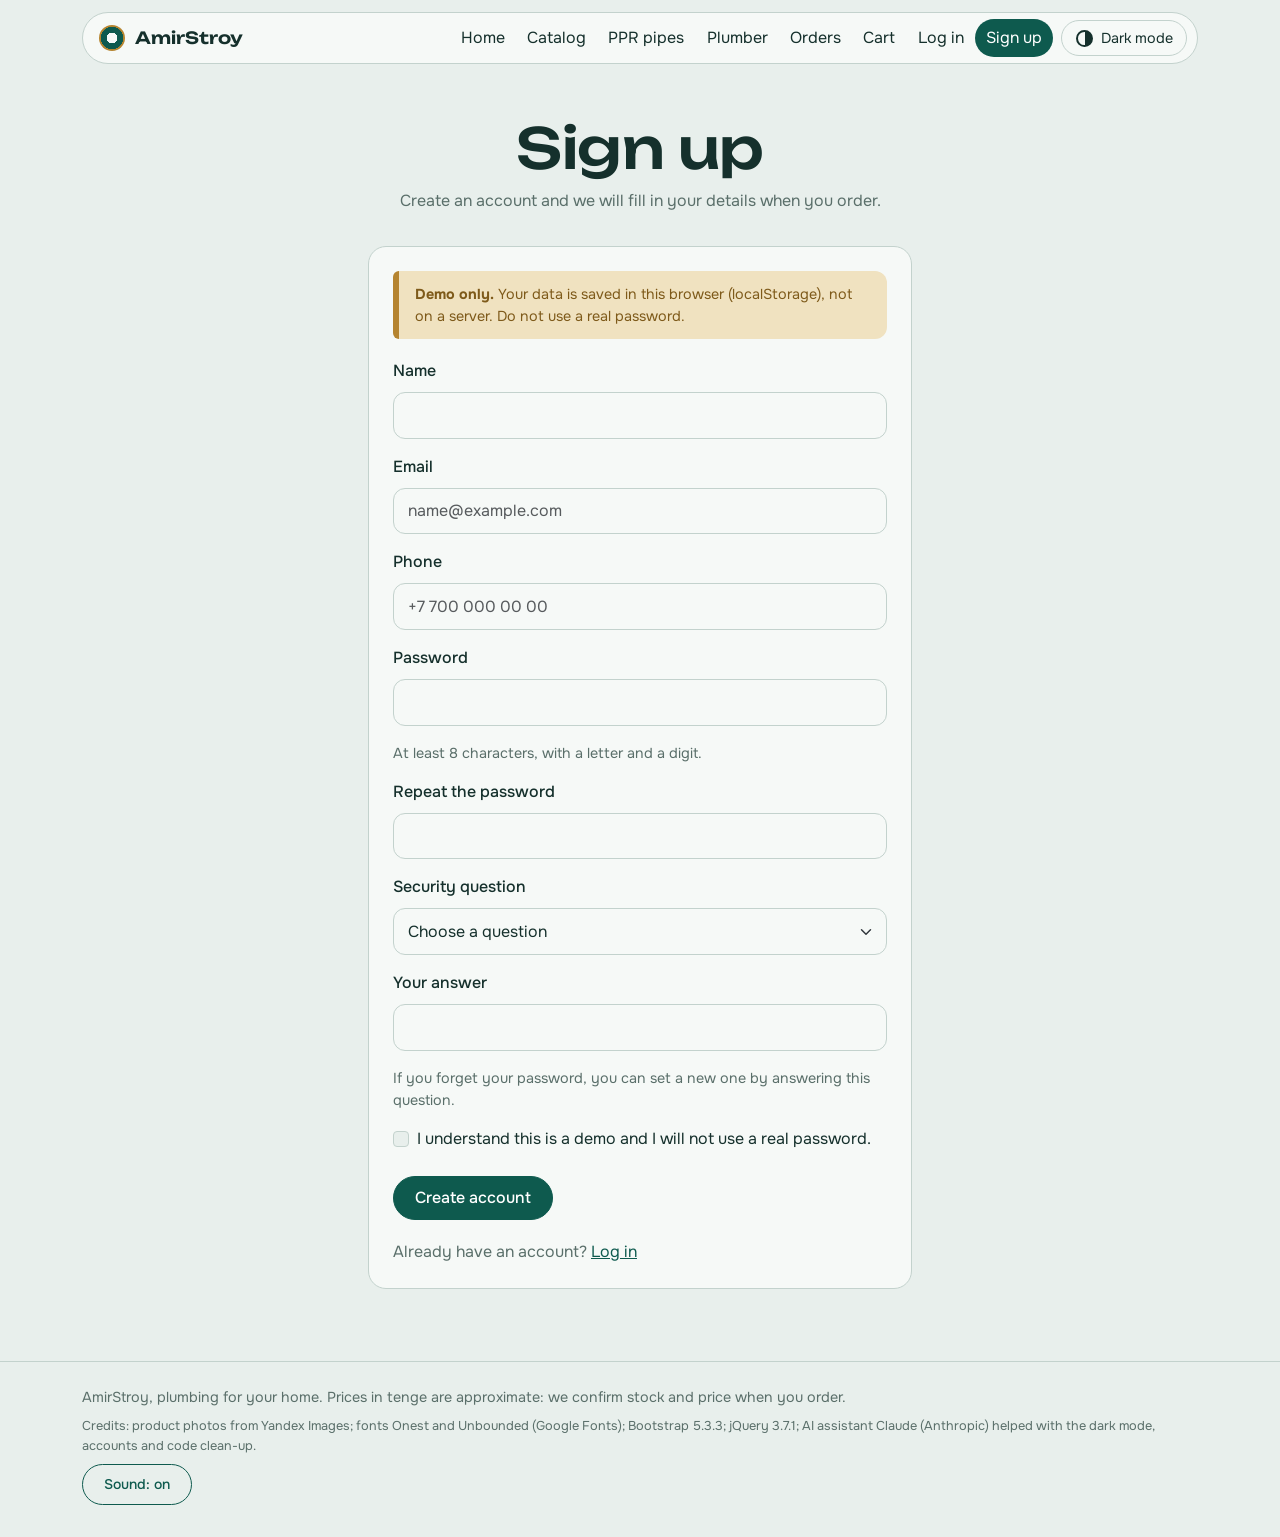
<file: signup.html>
<!DOCTYPE html>
<html lang="en">
<head>
  <meta charset="UTF-8">
  <meta name="viewport" content="width=device-width, initial-scale=1">
  <meta name="description" content="Create a demo AmirStroy account.">
  <meta name="theme-color" content="#E8EFEC">
  <title>Sign up: AmirStroy</title>
  <link rel="icon" href="data:image/svg+xml,%3Csvg xmlns='http://www.w3.org/2000/svg' viewBox='0 0 32 32'%3E%3Ccircle cx='16' cy='16' r='16' fill='%23B5842F'/%3E%3Ccircle cx='16' cy='16' r='10' fill='%230E5A4E'/%3E%3Ccircle cx='16' cy='16' r='5' fill='%23E8EFEC'/%3E%3C/svg%3E">
  <script src="js/theme.js"></script>
  <link rel="preconnect" href="https://fonts.googleapis.com">
  <link rel="preconnect" href="https://fonts.gstatic.com" crossorigin>
  <link href="https://fonts.googleapis.com/css2?family=Onest:wght@400;500;600&family=Unbounded:wght@500;600&display=swap" rel="stylesheet">
  <link href="https://cdn.jsdelivr.net/npm/bootstrap@5.3.3/dist/css/bootstrap.min.css" rel="stylesheet">
  <link rel="stylesheet" href="css/style.css">
</head>
<body>
  <a class="skip-link" href="#main">Skip to content</a>

  <header class="site-header">
    <div class="container">
      <nav class="navbar navbar-expand-lg site-nav" aria-label="Main menu">
        <a class="navbar-brand" href="index.html"><span class="logo-mark" aria-hidden="true"></span>AmirStroy</a>
        <button class="theme-toggle" type="button" id="theme-toggle" aria-pressed="false"><span class="theme-icon" aria-hidden="true"></span>Dark mode</button>
        <button class="navbar-toggler" type="button" data-bs-toggle="collapse" data-bs-target="#menu"
                aria-controls="menu" aria-expanded="false" aria-label="Open menu">
          <span class="navbar-toggler-icon"></span>
        </button>
        <div class="collapse navbar-collapse" id="menu">
          <ul class="navbar-nav ms-lg-auto">
          <li class="nav-item"><a class="nav-link" href="index.html">Home</a></li>
          <li class="nav-item"><a class="nav-link" href="catalog.html">Catalog</a></li>
          <li class="nav-item"><a class="nav-link" href="pipes.html">PPR pipes</a></li>
          <li class="nav-item"><a class="nav-link" href="services.html">Plumber</a></li>
          <li class="nav-item"><a class="nav-link" href="history.html">Orders</a></li>
          <li class="nav-item"><a class="nav-link" href="contacts.html">Cart <span class="cart-badge" id="cart-count" hidden>0</span></a></li>
          <li class="nav-item nav-guest"><a class="nav-link" href="login.html">Log in</a></li>
          <li class="nav-item nav-guest"><a class="nav-link active" href="signup.html" aria-current="page">Sign up</a></li>
          <li class="nav-item nav-user" hidden><a class="nav-link" href="profile.html">Profile</a></li>
          <li class="nav-item nav-user" hidden><button class="nav-link nav-link-btn" type="button" id="nav-logout">Log out</button></li>
          </ul>
        </div>
      </nav>
    </div>
  </header>

  <main id="main">
    <div class="container">

      <div class="page-head">
        <h1>Sign up</h1>
        <p>Create an account and we will fill in your details when you order.</p>
      </div>

      <div class="auth-wrap pb-4">
        <div class="panel">
          <p class="demo-note" role="note"><strong>Demo only.</strong> Your data is saved in this browser (localStorage), not on a server. Do not use a real password.</p>
          <div class="sent panel" id="signup-success" role="status" style="display:none">
            <h2>Account created</h2>
            <p class="mb-0">Welcome! Opening your profile...</p>
          </div>
          <form id="signup-form" novalidate>
            <div class="mb-3">
              <label class="form-label" for="name">Name</label>
              <input class="form-control" id="name" name="name" type="text" autocomplete="name" aria-describedby="name-error">
              <div class="invalid-feedback" id="name-error"></div>
            </div>
            <div class="mb-3">
              <label class="form-label" for="email">Email</label>
              <input class="form-control" id="email" name="email" type="email" autocomplete="email" placeholder="name@example.com" aria-describedby="email-error">
              <div class="invalid-feedback" id="email-error"></div>
            </div>
            <div class="mb-3">
              <label class="form-label" for="phone">Phone</label>
              <input class="form-control" id="phone" name="phone" type="tel" autocomplete="tel" placeholder="+7 700 000 00 00" aria-describedby="phone-error">
              <div class="invalid-feedback" id="phone-error"></div>
            </div>
            <div class="mb-3">
              <label class="form-label" for="password">Password</label>
              <input class="form-control" id="password" name="password" type="password" autocomplete="new-password" aria-describedby="password-error">
              <div class="invalid-feedback" id="password-error"></div>
            </div>
            <p class="hint">At least 8 characters, with a letter and a digit.</p>
            <div class="mb-3">
              <label class="form-label" for="confirm">Repeat the password</label>
              <input class="form-control" id="confirm" name="confirm" type="password" autocomplete="new-password" aria-describedby="confirm-error">
              <div class="invalid-feedback" id="confirm-error"></div>
            </div>
            <div class="mb-3">
              <label class="form-label" for="question">Security question</label>
              <select class="form-select" id="question" name="question" aria-describedby="question-error"></select>
              <div class="invalid-feedback" id="question-error"></div>
            </div>
            <div class="mb-3">
              <label class="form-label" for="answer">Your answer</label>
              <input class="form-control" id="answer" name="answer" type="text" autocomplete="off" aria-describedby="answer-error">
              <div class="invalid-feedback" id="answer-error"></div>
            </div>
            <p class="hint">If you forget your password, you can set a new one by answering this question.</p>
            <div class="mb-4">
              <div class="form-check">
                <input class="form-check-input" type="checkbox" id="agree" name="agree" aria-describedby="agree-error">
                <label class="form-check-label" for="agree">I understand this is a demo and I will not use a real password.</label>
                <div class="invalid-feedback" id="agree-error"></div>
              </div>
            </div>
            <button class="btn btn-main" type="submit" id="signup-submit">Create account</button>
          </form>
          <p class="form-switch-note">Already have an account? <a href="login.html">Log in</a></p>
        </div>
      </div>

    </div>
  </main>

  <footer class="site-footer">
    <div class="container">
      <p class="mb-2">AmirStroy, plumbing for your home. Prices in tenge are approximate: we confirm stock and price when you order.</p>
      <p class="mb-0 credits">Credits: product photos from Yandex Images; fonts Onest and Unbounded (Google Fonts); Bootstrap 5.3.3; jQuery 3.7.1; AI assistant Claude (Anthropic) helped with the dark mode, accounts and code clean-up.</p>
      <p class="mb-0 mt-2"><button class="btn btn-ghost btn-sm" type="button" id="sound-toggle" aria-pressed="true">Sound: on</button></p>
    </div>
  </footer>

  <script src="https://code.jquery.com/jquery-3.7.1.min.js"></script>
  <script src="https://cdn.jsdelivr.net/npm/bootstrap@5.3.3/dist/js/bootstrap.bundle.min.js"></script>
  <script src="js/storage.js"></script>
  <script src="js/cart.js"></script>
  <script src="js/auth.js"></script>
  <script src="js/effects.js"></script>
  <script src="js/main.js"></script>
  <script src="js/forms.js"></script>
  <script src="js/signup.js"></script>
</body>
</html>
</file>
<file: css/style.css>
/* ---------- 1. Design tokens: light (default) and dark palettes ---------- */
:root {
  --mist: #E8EFEC;        /* page background */
  --paper: #F6F9F7;       /* cards, menu, forms */
  --ink: #15302C;         /* main text */
  --muted: #5A6F6A;       /* secondary text */
  --green: #0E5A4E;       /* patina: filled buttons, active states */
  --green-dark: #0A463D;
  --green-soft: #D3E5DE;
  --accent: #0E5A4E;      /* patina as text: links, outlines */
  --accent-strong: #0A463D;
  --brass: #B5842F;       /* brass: lines and borders */
  --brass-dark: #7E5A1A;
  --brass-soft: #F0E2C0;
  --brass-fill: #7E5A1A;  /* brass as a filled badge */
  --on-brass-fill: #FFFFFF;
  --water: #3FA7BE;       /* water: focus ring and the drop */
  --line: #C3D2CD;
  --out: #8A9A95;
  --danger: var(--danger);
  --danger-ring: var(--danger-ring);
  --focus-ring: rgba(14, 90, 78, 0.22);
  --shadow: rgba(21, 48, 44, 0.12);

  /* hero illustration */
  --art-pipe: #0E5A4E;
  --art-shine: #3E9C88;
  --art-brass: #B5842F;
  --art-brass-dark: #7E5A1A;
  --art-water: #3FA7BE;

  --font-head: "Unbounded", system-ui, sans-serif;
  --font-body: "Onest", system-ui, sans-serif;

  /* override Bootstrap variables */
  --bs-body-bg: var(--mist);
  --bs-body-color: var(--ink);
  --bs-body-font-family: var(--font-body);
  --bs-border-color: var(--line);
}

:root[data-theme="dark"] {
  color-scheme: dark;
  --mist: #161B1A;        /* soft charcoal page */
  --paper: #202827;       /* cards and forms: a step lighter */
  --ink: #E6EDEB;
  --muted: #A3B1AD;
  --green: #1F7A6A;
  --green-dark: #176356;
  --green-soft: #263631;
  --accent: #6FD3BB;
  --accent-strong: #A3E8D6;
  --brass: #D1A04A;
  --brass-dark: #E3BB6E;
  --brass-soft: #33290F;
  --brass-fill: #D1A04A;
  --on-brass-fill: #1A1409;
  --water: #5CC3DA;
  --line: #36423F;
  --out: #75827E;
  --danger: #F09A85;
  --danger-ring: rgba(240, 154, 133, 0.28);
  --focus-ring: rgba(111, 211, 187, 0.3);
  --shadow: rgba(0, 0, 0, 0.45);

  --art-pipe: #2A9B86;
  --art-shine: #6FD3BB;
  --art-brass: #D1A04A;
  --art-brass-dark: #A87F2F;
  --art-water: #5CC3DA;

  --bs-body-bg: var(--mist);
  --bs-body-color: var(--ink);
  --bs-border-color: var(--line);
}

/* ---------- 2. Base ---------- */
body {
  background: var(--mist);
  color: var(--ink);
  font-family: var(--font-body);
  line-height: 1.55;
}

h1, h2 {
  font-family: var(--font-head);
  font-weight: 500;
  line-height: 1.15;
  letter-spacing: -0.01em;
}
h1 { font-size: clamp(2rem, 1.2rem + 3.6vw, 3.5rem); }
h2 { font-size: clamp(1.4rem, 1.1rem + 1.4vw, 2rem); margin-bottom: 1.25rem; }

a { color: var(--accent); }
a:hover { color: var(--accent-strong); }
:focus-visible { outline: 3px solid var(--water); outline-offset: 2px; }

.block { padding: 2.25rem 0; }
.nowrap { white-space: nowrap; }

.page-head { padding: 2.5rem 0 1rem; }
.page-head p { max-width: 40rem; color: var(--muted); }

/* ---------- 3. Navigation (Bootstrap navbar) ---------- */
.site-header {
  position: sticky;
  top: 0;
  z-index: 20;
  padding: 12px 0;
  background: var(--mist);
}
.site-nav {
  background: var(--paper);
  border: 1px solid var(--line);
  border-radius: 28px;
  padding: 0.4rem 0.6rem 0.4rem 1rem;
}
.navbar-brand {
  display: flex;
  align-items: center;
  gap: 0.6rem;
  font-family: var(--font-head);
  font-weight: 600;
  font-size: 1.05rem;
  color: var(--ink);
}
/* logo: a cut pipe */
.logo-mark {
  width: 26px;
  height: 26px;
  border-radius: 50%;
  background: radial-gradient(circle, var(--paper) 0 28%, var(--green) 30% 60%, var(--brass) 62%);
}
.site-nav .navbar-nav .nav-link {
  color: var(--ink);
  border-radius: 999px;
  padding: 0.4rem 0.7rem;
}
.site-nav .navbar-nav .nav-link:hover { background: var(--green-soft); }
.site-nav .navbar-nav .nav-link.active { background: var(--green); color: #fff; }
.navbar-toggler { border-color: var(--line); }

/* ---------- 4. Buttons ---------- */
.btn {
  border-radius: 999px;
  font-weight: 500;
  padding: 0.55rem 1.3rem;
}
.btn-main {
  --bs-btn-color: #fff;
  --bs-btn-bg: var(--green);
  --bs-btn-border-color: var(--green);
  --bs-btn-hover-color: #fff;
  --bs-btn-hover-bg: var(--green-dark);
  --bs-btn-hover-border-color: var(--green-dark);
  --bs-btn-active-color: #fff;
  --bs-btn-active-bg: var(--green-dark);
  --bs-btn-active-border-color: var(--green-dark);
}
.btn-ghost {
  --bs-btn-color: var(--accent);
  --bs-btn-bg: transparent;
  --bs-btn-border-color: var(--accent);
  --bs-btn-hover-color: #fff;
  --bs-btn-hover-bg: var(--green);
  --bs-btn-hover-border-color: var(--green);
  --bs-btn-active-color: #fff;
  --bs-btn-active-bg: var(--green-dark);
  --bs-btn-active-border-color: var(--green-dark);
}

/* ---------- 5. Home: hero (Grid) ---------- */
.hero {
  display: grid;
  grid-template-columns: 1.15fr 0.85fr;
  align-items: center;
  gap: 2rem;
  padding: 3rem 0 2rem;
}
.hero-text { max-width: 34rem; margin: 1.25rem 0 0; color: var(--muted); font-size: 1.1rem; }
.hero-actions { display: flex; flex-wrap: wrap; gap: 0.75rem; margin-top: 1.5rem; }
.hero-art { width: 100%; max-width: 380px; justify-self: center; }

/* the drop: the only decorative animation on the site */
.drop { transform-box: fill-box; transform-origin: 50% 0; }
.ripple { transform-box: fill-box; transform-origin: center; opacity: 0; transform: scale(0); }
@media (prefers-reduced-motion: no-preference) {
  .drop { animation: drip 3s ease-in infinite; }
  .ripple { animation: ripple 3s ease-out infinite; }
}
@keyframes drip {
  0%   { transform: translateY(-6px) scale(0.2); opacity: 0; }
  15%  { transform: none; opacity: 1; }
  35%  { transform: none; opacity: 1; }
  72%  { transform: translateY(70px); opacity: 1; }
  73%, 100% { transform: translateY(70px); opacity: 0; }
}
@keyframes ripple {
  0%, 71% { transform: scale(0); opacity: 0; }
  72%     { transform: scale(0.1); opacity: 0.9; }
  100%    { transform: scale(1); opacity: 0; }
}

/* ---------- 6. Home: categories (Grid, brick layout) ---------- */
.cats {
  display: grid;
  grid-template-columns: repeat(5, 1fr);
  gap: 1rem;
}
.cat {
  display: flex;
  flex-direction: column;
  justify-content: space-between;
  gap: 1.5rem;
  min-height: 150px;
  padding: 1.25rem;
  background: var(--paper);
  border: 1px solid var(--line);
  border-radius: 18px;
  color: var(--ink);
  text-decoration: none;
}
.cat:hover { border-color: var(--brass); color: var(--ink); }
.cat:nth-child(1), .cat:nth-child(4) { grid-column: span 3; }
.cat:nth-child(2), .cat:nth-child(3) { grid-column: span 2; }
.cat-name { font-family: var(--font-head); font-size: 1.25rem; }
.cat-meta { color: var(--muted); }

/* ---------- 7. How to order ---------- */
.steps {
  display: flex;
  flex-wrap: wrap;
  gap: 1rem;
  margin: 0;
  padding: 0;
  list-style: none;
  counter-reset: step;
}
.steps li {
  flex: 1 1 220px;
  counter-increment: step;
  padding: 1.1rem 1.25rem;
  background: var(--paper);
  border-left: 6px solid var(--brass);
  border-radius: 6px 16px 16px 6px;
}
.steps li::before {
  content: counter(step) ".";
  margin-right: 0.4rem;
  font-family: var(--font-head);
  color: var(--brass-dark);
}

/* ---------- 8. Product card ---------- */
.product {
  height: 100%;
  background: var(--paper);
  border: 1px solid var(--line);
  border-radius: 16px;
  overflow: hidden;
}
.photo {
  display: flex;
  flex-direction: column;
  align-items: center;
  justify-content: center;
  gap: 0.2rem;
  aspect-ratio: 4 / 3;
  margin: 0.6rem 0.6rem 0;
  border-radius: 10px;
  background: var(--green-soft);
  color: var(--green);
  text-align: center;
}
.photo-code { font-family: var(--font-head); font-size: 1.1rem; padding: 0 0.5rem; }
.photo-note { font-size: 0.8rem; color: var(--muted); }
.photo { position: relative; overflow: hidden; }
/* the photo covers the placeholder and is always cropped to 4:3 */
.photo img { position: absolute; inset: 0; width: 100%; height: 100%; object-fit: cover; }
.photo img[src=""] { display: none; }

.product .card-body {
  display: flex;
  flex-direction: column;
  gap: 0.35rem;
  padding: 1rem;
}
.product-name { margin: 0.4rem 0 0; font-size: 1rem; font-weight: 600; line-height: 1.3; }
.product-meta { margin: 0; color: var(--muted); font-size: 0.9rem; }
.buy { display: flex; flex-direction: column; gap: 0.6rem; margin-top: auto; padding-top: 0.8rem; }
.price { margin: 0; font-family: var(--font-head); font-weight: 500; font-size: 1.1rem; white-space: nowrap; }

/* stock: a pill with a dot */
.stock {
  display: inline-flex;
  align-items: center;
  align-self: flex-start;
  gap: 0.45rem;
  margin: 0;
  padding: 0.2rem 0.7rem;
  border: 1px solid transparent;
  border-radius: 999px;
  background: var(--green-soft);
  color: var(--green-dark);
  font-size: 0.8rem;
  font-weight: 500;
  white-space: nowrap;
}
.stock::before { content: ""; width: 0.55rem; height: 0.55rem; border-radius: 50%; background: currentColor; }
.stock-few { background: var(--brass-soft); color: var(--brass-dark); }

/* out of stock: dashed border and hatching, like an empty shelf */
.stock-out { background: transparent; color: var(--muted); border-color: var(--out); border-style: dashed; }
.stock-out::before { background: transparent; border: 2px solid currentColor; }

.is-out .product { background: transparent; border-style: dashed; border-color: var(--out); }
.is-out .photo {
  background: repeating-linear-gradient(135deg, transparent 0 8px, rgba(138, 154, 149, 0.3) 8px 10px);
  color: var(--muted);
}
.is-out .product-name, .is-out .price { color: var(--muted); }
.is-out .photo img { filter: grayscale(1); opacity: 0.45; }

/* ---------- 9. Catalog ---------- */
.tools { display: flex; flex-wrap: wrap; align-items: flex-end; gap: 1rem 1.5rem; margin-top: 1.25rem; }
.chips { display: flex; flex-wrap: wrap; gap: 0.5rem; margin-top: 1.25rem; }
.chip {
  padding: 0.35rem 0.95rem;
  background: var(--paper);
  border: 1px solid var(--line);
  border-radius: 999px;
  color: var(--ink);
  text-decoration: none;
}
.chip:hover { border-color: var(--brass); color: var(--ink); }
.form-check-input:checked { background-color: var(--green); border-color: var(--green); }
.form-check-input:focus { border-color: var(--green); box-shadow: 0 0 0 0.2rem var(--focus-ring); }

/* ---------- 10. Price list (table) ---------- */
.table-wrap {
  padding: 0.5rem 1rem;
  background: var(--paper);
  border: 1px solid var(--line);
  border-radius: 16px;
}
.price-table {
  --bs-table-bg: transparent;
  --bs-table-color: var(--ink);
  --bs-table-border-color: var(--line);
}
.price-table th, .price-table td { padding: 0.9rem 0.75rem; }
.price-table thead th { border-bottom: 2px solid var(--brass); font-weight: 600; white-space: nowrap; }
.price-table tbody tr:last-child th, .price-table tbody tr:last-child td { border-bottom: 0; }
.price-table .is-out th, .price-table .is-out td { color: var(--muted); }

/* ---------- 11. Order form ---------- */
.panel {
  padding: 1.5rem;
  background: var(--paper);
  border: 1px solid var(--line);
  border-radius: 18px;
}
.panel h2 { font-size: 1.4rem; }
.panel-green { background: var(--green); border-color: var(--green); color: #fff; }
.panel-green h2 { color: #fff; }
.info dt { font-weight: 600; }
.info dd { margin: 0 0 1rem; color: rgba(255, 255, 255, 0.82); }
.info dd:last-child { margin-bottom: 0; }
.form-label { font-weight: 500; }
.form-control, .form-select {
  padding: 0.65rem 0.9rem;
  background-color: var(--paper);
  color: var(--ink);
  border-color: var(--line);
  border-radius: 12px;
}
.form-control:focus, .form-select:focus {
  border-color: var(--green);
  box-shadow: 0 0 0 0.2rem var(--focus-ring);
}

/* ---------- 12. Footer ---------- */
.site-footer {
  margin-top: 3rem;
  padding: 1.5rem 0 2rem;
  border-top: 1px solid var(--line);
  color: var(--muted);
  font-size: 0.9rem;
}

/* ---------- 12a. Rating, services, hints, empty history ---------- */
/* stars without images or JS: the fill width comes from --rating (0-5) */
.rating { display: flex; align-items: center; gap: 0.45rem; margin: 0; font-size: 0.85rem; color: var(--muted); }
.stars {
  font-size: 1rem;
  line-height: 1;
  background: linear-gradient(90deg, var(--brass) calc(var(--rating, 0) / 5 * 100%), var(--line) 0);
  -webkit-background-clip: text;
  background-clip: text;
  color: transparent;
}
.stars::before { content: "★★★★★"; }
.is-out .stars { opacity: 0.6; }

.price-quote { font-family: var(--font-body); font-weight: 600; font-size: 1rem; white-space: normal; }
.band { display: flex; flex-wrap: wrap; align-items: center; justify-content: space-between; gap: 1rem; }
.band h2 { margin-bottom: 0.4rem; }
.band p { margin: 0; color: rgba(255, 255, 255, 0.85); }
.panel h3 { margin-bottom: 0.6rem; font-family: var(--font-head); font-weight: 500; font-size: 1.05rem; }
.price-table th small { display: block; margin-top: 0.15rem; font-weight: 400; font-size: 0.8rem; color: var(--muted); }
.empty-row td { padding: 2.25rem 0.75rem; text-align: center; color: var(--muted); }

/* ---------- 13. Responsive layout (own media queries) ---------- */
@media (max-width: 767.98px) {
  .hero { grid-template-columns: 1fr; gap: 1rem; padding-top: 1.5rem; }
  .hero-art { max-width: 240px; justify-self: start; }
  .cats { grid-template-columns: 1fr; }
  .cat:nth-child(n) { grid-column: auto; min-height: 110px; }
  .page-head { padding-top: 1.5rem; }
}
@media (max-width: 575.98px) {
  .panel { padding: 1.1rem; }
  .table-wrap { padding: 0.25rem 0.5rem; }
  .price-table th, .price-table td { padding: 0.75rem 0.4rem; font-size: 0.9rem; }
  .price-table thead th { white-space: normal; }
  .price-table th small { font-size: 0.72rem; }
  .price-table .stock { padding: 0.15rem 0.5rem; font-size: 0.75rem; gap: 0.3rem; }
}

/* ---------- 14. Cart, search, calculator, forms ---------- */

/* cart counter in the menu */
.cart-badge {
  display: inline-block;
  min-width: 1.4rem;
  margin-left: 0.25rem;
  padding: 0 0.4rem;
  border-radius: 999px;
  background: var(--brass-fill);
  color: var(--on-brass-fill);
  font-size: 0.8rem;
  line-height: 1.4rem;
  text-align: center;
}

/* hover on cards and buttons */
.product { transition: transform 0.2s, border-color 0.2s, box-shadow 0.2s, background-color 0.25s; }
.product:hover { transform: translateY(-4px); border-color: var(--brass); box-shadow: 0 10px 20px var(--shadow); }
.is-out .product:hover { transform: none; box-shadow: none; border-color: var(--out); }
.btn { transition: transform 0.15s, background-color 0.2s, color 0.2s; }
.btn:hover:not(:disabled) { transform: translateY(-2px); }
.btn:disabled { opacity: 0.55; }
.btn-light:hover { color: var(--green-dark); }

/* search and sorting */
.search-box { flex: 1 1 280px; max-width: 28rem; }
.tools .form-select { min-width: 12rem; }
.chip { font: inherit; cursor: pointer; transition: background-color 0.2s, border-color 0.2s; }
.chip.active { background: var(--green); border-color: var(--green); color: #fff; }
.chip.active:hover { color: #fff; }
.result-count { margin-bottom: 1rem; color: var(--muted); }

/* empty result */
.empty-result {
  padding: 2.5rem 1.5rem;
  border: 2px dashed var(--out);
  border-radius: 18px;
  text-align: center;
  color: var(--muted);
}
.empty-title { margin-bottom: 0.3rem; font-family: var(--font-head); font-size: 1.3rem; color: var(--ink); }

/* message at the bottom of the screen and the "back to top" button */
.toast-message {
  display: none;
  position: fixed;
  left: 50%;
  bottom: 1.5rem;
  z-index: 40;
  transform: translateX(-50%);
  width: max-content;
  max-width: calc(100% - 2rem);
  padding: 0.75rem 1.25rem;
  background: var(--green);
  border-left: 6px solid var(--brass);
  border-radius: 12px;
  color: #fff;
}
.to-top {
  position: fixed;
  right: 1rem;
  bottom: 1rem;
  z-index: 30;
  width: 2.8rem;
  height: 2.8rem;
  border: 0;
  border-radius: 50%;
  background: var(--brass-fill);
  color: var(--on-brass-fill);
  font-size: 1.3rem;
  transition: background-color 0.2s;
}
.to-top:hover { filter: brightness(1.12); }

/* form errors and success (own colors instead of Bootstrap red and green) */
.form-control.is-invalid, .form-select.is-invalid, .form-check-input.is-invalid {
  border-color: var(--danger);
  background-image: none;
}
.form-control.is-invalid:focus, .form-select.is-invalid:focus {
  border-color: var(--danger);
  box-shadow: 0 0 0 0.2rem var(--danger-ring);
}
.form-check-input.is-invalid:checked { background-color: var(--danger); }
.form-check-input.is-invalid ~ .form-check-label { color: var(--ink); }
.invalid-feedback { color: var(--danger); font-weight: 500; }
.sent { margin-bottom: 1.5rem; border-left: 8px solid var(--brass); }
.sent:focus { outline: none; }

/* cart */
.cart-list { margin: 0; padding: 0; list-style: none; }
.cart-row {
  display: grid;
  grid-template-columns: 1fr auto auto auto;
  align-items: center;
  gap: 0.5rem 1rem;
  padding: 0.9rem 0;
  border-bottom: 1px solid var(--line);
}
.cart-info { display: flex; flex-direction: column; min-width: 0; }
.cart-price { color: var(--muted); font-size: 0.9rem; }
.cart-qty { display: flex; align-items: center; gap: 0.5rem; }
.qty-number { min-width: 1.5rem; text-align: center; font-weight: 600; }
.qty-btn {
  width: 2.2rem;
  height: 2.2rem;
  border: 1px solid var(--accent);
  border-radius: 50%;
  background: transparent;
  color: var(--accent);
  font-size: 1.1rem;
  line-height: 1;
}
.qty-btn:hover:not(:disabled) { background: var(--green); color: #fff; }
.qty-btn:disabled { border-color: var(--line); color: var(--out); }
.cart-line { min-width: 6rem; text-align: right; font-family: var(--font-head); font-size: 0.95rem; }
.cart-foot { display: flex; flex-wrap: wrap; align-items: center; justify-content: space-between; gap: 0.75rem; margin-top: 1rem; }
.cart-total { margin: 0; text-align: right; font-size: 1.15rem; }
.cart-total strong { font-family: var(--font-head); font-weight: 500; }
.cart-note { margin: 0.5rem 0 0; color: var(--muted); font-size: 0.9rem; text-align: right; }
.cart-error { margin: 1rem 0 0; color: var(--danger); font-weight: 500; }
.cart-empty { padding: 1rem 0; color: var(--muted); }

/* pipe calculator: the memorable feature of the site */
.calculator { border-left: 8px solid var(--brass); }
.calc-result {
  margin: 1.25rem 0;
  padding: 1rem 1.25rem;
  background: var(--green-soft);
  border-radius: 12px;
  font-family: var(--font-head);
  font-size: 1rem;
  line-height: 1.5;
}

/* accordion */
.faq-item { margin-bottom: 0.75rem; background: var(--paper); border: 1px solid var(--line); border-radius: 14px; overflow: hidden; }
.faq-question {
  position: relative;
  width: 100%;
  padding: 1rem 3rem 1rem 1.25rem;
  border: 0;
  background: transparent;
  color: var(--ink);
  font-weight: 600;
  text-align: left;
  transition: background-color 0.2s;
}
.faq-question:hover { background: var(--green-soft); }
.faq-question::after { content: "+"; position: absolute; right: 1.25rem; top: 50%; transform: translateY(-50%); font-size: 1.4rem; color: var(--brass-dark); }
.faq-question.open::after { content: "\2212"; }
.faq-answer p { margin: 0; padding: 0 1.25rem 1.1rem; color: var(--muted); }

/* order history */
.order-items { margin: 0.3rem 0 0; padding-left: 1.1rem; color: var(--muted); font-size: 0.9rem; }
.credits { font-size: 0.8rem; }

@media (prefers-reduced-motion: reduce) {
  .product, .btn { transition: none; }
  .product:hover, .btn:hover:not(:disabled) { transform: none; }
}

@media (max-width: 575.98px) {
  .cart-row { grid-template-columns: 1fr auto; }
  .cart-line { text-align: left; }
  .cart-total, .cart-note { text-align: left; }
  .search-box { max-width: none; }
  .tools .form-select { width: 100%; }
  .to-top { right: 0.6rem; bottom: 0.6rem; }
}

/* ---------- 15. Final: theme toggle, skip link, accessibility ---------- */
.skip-link {
  position: absolute;
  left: 1rem;
  top: -4rem;
  z-index: 50;
  padding: 0.6rem 1rem;
  border-radius: 999px;
  background: var(--green);
  color: #fff;
}
.skip-link:focus { top: 0.75rem; color: #fff; }

.theme-toggle {
  display: inline-flex;
  align-items: center;
  gap: 0.5rem;
  margin: 0 0.5rem 0 auto;
  padding: 0.35rem 0.85rem;
  border: 1px solid var(--line);
  border-radius: 999px;
  background: transparent;
  color: var(--ink);
  font: inherit;
  font-size: 0.9rem;
  transition: background-color 0.2s, border-color 0.2s;
}
.theme-toggle:hover { background: var(--green-soft); border-color: var(--brass); }
/* half-filled circle: the classic "contrast" icon */
.theme-icon {
  width: 1.05rem;
  height: 1.05rem;
  border: 2px solid currentColor;
  border-radius: 50%;
  background: linear-gradient(90deg, transparent 50%, currentColor 50%);
}
:root[data-theme="dark"] .theme-icon { background: linear-gradient(90deg, currentColor 50%, transparent 50%); }
@media (min-width: 992px) {
  .theme-toggle { order: 3; margin: 0 0 0 0.5rem; }
}

.nav-link-btn { background: transparent; border: 0; font: inherit; cursor: pointer; }

/* ---------- 16. Accounts: sign up, log in, profile ---------- */
.auth-wrap { max-width: 34rem; }
.demo-note {
  margin: 0 0 1.25rem;
  padding: 0.75rem 1rem;
  border-left: 6px solid var(--brass);
  border-radius: 6px 12px 12px 6px;
  background: var(--brass-soft);
  color: var(--brass-dark);
  font-size: 0.9rem;
}
.form-switch-note { margin: 1.25rem 0 0; color: var(--muted); }
.welcome {
  display: inline-block;
  margin: 0 0 1rem;
  padding: 0.3rem 0.9rem;
  border-radius: 999px;
  background: var(--brass-soft);
  color: var(--brass-dark);
  font-weight: 500;
}
.profile-list { display: grid; grid-template-columns: max-content 1fr; gap: 0.6rem 1.5rem; margin: 0; }
.profile-list dt { font-weight: 600; }
.profile-list dd { margin: 0; overflow-wrap: anywhere; }
.stats { display: grid; grid-template-columns: repeat(auto-fit, minmax(10rem, 1fr)); gap: 1rem; margin: 1.5rem 0; }
.stat { padding: 1rem; border-radius: 12px; background: var(--green-soft); }
.stat strong { display: block; font-family: var(--font-head); font-weight: 500; font-size: 1.6rem; }
.hint { margin: 0 0 1rem; color: var(--muted); font-size: 0.9rem; }

/* ---------- 17. Dark mode details ---------- */
:root[data-theme="dark"] .navbar-toggler-icon { filter: invert(1); }
:root[data-theme="dark"] .photo img { filter: brightness(0.92); }
:root[data-theme="dark"] .is-out .photo img { filter: grayscale(1) brightness(0.9); }

/* hero illustration colors come from variables, so it works in both modes */
.art-pipe { stroke: var(--art-pipe); }
.art-shine { stroke: var(--art-shine); }
.art-brass { fill: var(--art-brass); }
.art-brass-dark { fill: var(--art-brass-dark); }
.art-water { fill: var(--art-water); }
.art-ripple { stroke: var(--art-water); }

/* smooth switch between modes */
body, .site-header, .site-nav, .panel, .cat, .chip, .steps li, .faq-item, .table-wrap, .form-control, .form-select {
  transition: background-color 0.25s, border-color 0.25s, color 0.25s;
}

@media (prefers-reduced-motion: reduce) {
  body, .site-header, .site-nav, .panel, .cat, .chip, .steps li, .faq-item, .table-wrap,
  .form-control, .form-select, .theme-toggle { transition: none; }
}
@media (max-width: 575.98px) {
  .profile-list { grid-template-columns: 1fr; gap: 0.1rem; }
  .profile-list dd { margin-bottom: 0.7rem; }
}

/* ---------- 18. Feedback on actions, maximum in cart, trash icon ---------- */
/* every button visibly "presses" */
.btn:active:not(:disabled), .chip:active, .qty-btn:active:not(:disabled), .remove-btn:active, .theme-toggle:active, .to-top:active {
  transform: scale(0.94);
}

/* confirmation on a button after a click: brass flash with a small pop */
.btn.is-flash {
  --bs-btn-color: var(--on-brass-fill);
  --bs-btn-bg: var(--brass-fill);
  --bs-btn-border-color: var(--brass-fill);
  --bs-btn-hover-color: var(--on-brass-fill);
  --bs-btn-hover-bg: var(--brass-fill);
  --bs-btn-hover-border-color: var(--brass-fill);
  animation: pop 0.35s ease-out;
}
@keyframes pop {
  0%   { transform: scale(0.92); }
  55%  { transform: scale(1.06); }
  100% { transform: scale(1); }
}
.cart-badge.bump { animation: pop 0.4s ease-out; }

/* maximum reached: a black button and red text */
.btn-max, .btn-max:disabled {
  --bs-btn-color: #fff;
  --bs-btn-bg: #111;
  --bs-btn-border-color: var(--danger);
  --bs-btn-disabled-color: #fff;
  --bs-btn-disabled-bg: #111;
  --bs-btn-disabled-border-color: var(--danger);
  --bs-btn-disabled-opacity: 1;
  opacity: 1;
  cursor: not-allowed;
}
:root[data-theme="dark"] .btn-max, :root[data-theme="dark"] .btn-max:disabled { --bs-btn-bg: #0B0F0E; --bs-btn-disabled-bg: #0B0F0E; }
.in-cart { margin: 0; color: var(--accent); font-size: 0.85rem; font-weight: 500; }
.in-cart.is-max { color: var(--danger); font-weight: 700; }
.max-note { color: var(--danger); font-size: 0.85rem; font-weight: 700; }
.qty-number.is-max { color: var(--danger); }
.qty-btn.is-max:disabled { background: #111; border-color: var(--danger); color: #fff; opacity: 1; cursor: not-allowed; }

/* toast: a check mark, or a red warning */
.toast-message::before { content: "\2713\00a0"; font-weight: 700; }
.toast-message.is-warning { background: #8F2A17; border-left-color: #fff; }
.toast-message.is-warning::before { content: "!\00a0"; }

/* trash can button instead of the word "Remove" */
.remove-btn {
  display: inline-flex;
  align-items: center;
  justify-content: center;
  width: 2.4rem;
  height: 2.4rem;
  padding: 0;
  border: 1px solid transparent;
  border-radius: 50%;
  background: transparent;
  color: var(--danger);
  transition: background-color 0.2s, border-color 0.2s, transform 0.15s;
}
.remove-btn:hover { background: var(--danger-ring); border-color: var(--danger); }

/* ---------- 19. Centered layout ---------- */
.page-head { text-align: center; }
.page-head p { margin-left: auto; margin-right: auto; }
.block > h2, .block > .text-muted, .result-count { text-align: center; }
.tools, .chips { justify-content: center; }
.search-box { margin: 0 auto; }
.product .card-body { align-items: center; text-align: center; }
.product .stock { align-self: center; }
.rating { justify-content: center; }
.buy { align-items: center; width: 100%; }
.buy .btn { width: 100%; }
.cat { align-items: center; justify-content: center; text-align: center; }
.steps li { text-align: center; border-left-width: 0; border-top: 6px solid var(--brass); border-radius: 16px; }
.panel-center { text-align: center; }
.calculator { text-align: center; }
.calculator .form-label, .calculator .form-control, .calculator .form-select { text-align: center; text-align-last: center; }
.auth-wrap { margin-left: auto; margin-right: auto; }
.empty-result .btn { margin-top: 0.5rem; }

/* pipe calculator result */
.calc-result { text-align: center; }
.calc-grid { display: grid; grid-template-columns: repeat(auto-fit, minmax(9rem, 1fr)); gap: 0.75rem; margin: 0; }
.calc-grid div { padding: 0.9rem; border-radius: 12px; background: var(--green-soft); text-align: center; }
.calc-grid dt { font-size: 0.8rem; font-weight: 500; color: var(--muted); }
.calc-grid dd { margin: 0.2rem 0 0; font-family: var(--font-head); font-size: 1.25rem; }

@media (prefers-reduced-motion: reduce) {
  .btn.is-flash, .cart-badge.bump { animation: none; }
  .btn:active:not(:disabled), .chip:active, .qty-btn:active, .remove-btn:active, .theme-toggle:active, .to-top:active { transform: none; }
}

/* ---------- 20. Services: plumber scene, details window, reviews ---------- */
.work-scene { max-width: 38rem; margin: 0 auto; padding: 1rem 1.25rem 0.75rem; background: var(--paper); border: 1px solid var(--line); border-radius: 18px; text-align: center; }
.work-scene svg { width: 100%; height: auto; max-height: 260px; }
.work-scene figcaption { margin-top: 0.25rem; color: var(--muted); font-size: 0.9rem; }
.scene-floor { fill: var(--line); }
.svc-pipe { fill: var(--art-pipe); }
.svc-shine { fill: var(--art-shine); opacity: 0.55; }
.svc-bubble { fill: var(--paper); stroke: var(--line); stroke-width: 2; }
.svc-bubble-text { fill: var(--ink); font-family: var(--font-head); font-size: 18px; font-weight: 500; }
.svc-overall { fill: var(--art-pipe); }
.svc-arm { stroke: var(--art-pipe); }
.svc-skin { fill: #F1C7A3; }
.svc-eye { fill: #15302C; }
.svc-smile { fill: none; stroke: #15302C; stroke-width: 2.5; stroke-linecap: round; }

/* the card grows a little when it is picked, the window then zooms in */
.service-card { cursor: pointer; }
.service-card.is-picked { transform: scale(1.04); border-color: var(--brass); box-shadow: 0 14px 28px var(--shadow); }
.modal.fade .modal-dialog { transform: scale(0.8); transition: transform 0.3s ease-out; }
.modal.show .modal-dialog { transform: none; }
.service-modal { background: var(--paper); color: var(--ink); border: 1px solid var(--line); border-radius: 18px; }
.service-modal .modal-header, .service-modal hr { border-color: var(--line); }
.service-modal .modal-title { margin: 0; font-size: 1.3rem; }
.service-modal h3 { margin: 1.25rem 0 0.75rem; font-family: var(--font-head); font-weight: 500; font-size: 1.05rem; }
.include-list { padding-left: 1.2rem; }
.include-list li::marker { color: var(--brass); }

.plumber-list { display: grid; grid-template-columns: repeat(auto-fit, minmax(10rem, 1fr)); gap: 0.75rem; }
.plumber-option {
  display: flex;
  flex-direction: column;
  align-items: center;
  gap: 0.2rem;
  padding: 0.9rem 0.6rem;
  border: 2px solid var(--line);
  border-radius: 14px;
  text-align: center;
  cursor: pointer;
  transition: border-color 0.2s, background-color 0.2s;
}
.plumber-option:hover { border-color: var(--brass); }
.plumber-option:has(input:checked) { border-color: var(--green); background: var(--green-soft); }
.plumber-option:has(input:focus-visible) { outline: 3px solid var(--water); outline-offset: 2px; }
.plumber-rating { color: var(--brass-dark); font-weight: 600; }
.plumber-note { color: var(--muted); font-size: 0.8rem; }
.modal-buy { display: flex; flex-wrap: wrap; align-items: center; justify-content: center; gap: 1rem; margin-top: 1.25rem; }
.modal-buy .price { white-space: normal; }

.review-summary { color: var(--muted); }
.review-list { margin: 0 0 1.25rem; padding: 0; list-style: none; }
.review { position: relative; padding: 0.9rem 3rem 0.9rem 0; border-bottom: 1px solid var(--line); }
.review-head { display: flex; flex-wrap: wrap; align-items: baseline; gap: 0.2rem 0.75rem; }
.review-meta { color: var(--muted); font-size: 0.85rem; }
.review-text { margin: 0.3rem 0 0; overflow-wrap: anywhere; }
.review .remove-btn { position: absolute; top: 0.6rem; right: 0; }
.review-empty { padding: 1rem 0; color: var(--muted); text-align: center; }
.review-form-title { margin: 1.25rem 0 0.75rem; font-family: var(--font-head); font-weight: 500; font-size: 1rem; }

/* star rating input: 5 stars, the chosen one and all below it are filled */
.rating-input { border: 0; padding: 0; margin: 0; }
.rating-input legend { float: none; width: auto; margin-bottom: 0.3rem; font-size: 1rem; }
.star-row { display: inline-flex; flex-direction: row-reverse; gap: 0.15rem; }
.star-row label { cursor: pointer; line-height: 1; }
.star-row label::before { content: "\2605"; font-size: 2rem; color: var(--line); transition: color 0.15s, transform 0.15s; }
.star-row input:checked ~ label::before, .star-row label:hover::before, .star-row label:hover ~ label::before { color: var(--brass); }
.star-row label:hover::before { transform: scale(1.15); }
.star-row input:focus-visible + label { outline: 3px solid var(--water); outline-offset: 2px; border-radius: 6px; }
.rating-input.is-invalid legend { color: var(--danger); }
.rating-input.is-invalid ~ .invalid-feedback { display: block; }

/* flying item and cart pulse */
.fly-chip {
  position: fixed;
  z-index: 60;
  border-radius: 14px;
  background: var(--brass-fill) center / cover no-repeat;
  border: 2px solid var(--paper);
  box-shadow: 0 8px 18px var(--shadow);
  pointer-events: none;
}
.cart-pulse { animation: pop 0.45s ease-out; }
@media (prefers-reduced-motion: reduce) {
  .cart-pulse { animation: none; }
  .modal.fade .modal-dialog { transform: none; transition: none; }
  .service-card.is-picked { transform: none; }
}

/* ---------- 21. Product details window ---------- */
.product { cursor: pointer; }
.product.is-picked { transform: scale(1.04); border-color: var(--brass); box-shadow: 0 14px 28px var(--shadow); }
.name-link { padding: 0; border: 0; background: transparent; color: inherit; font: inherit; text-align: center; }
.name-link:hover { color: var(--accent); }
.review-line { margin: 0; color: var(--muted); font-size: 0.85rem; }
.product-detail { display: grid; grid-template-columns: minmax(0, 14rem) 1fr; gap: 1.25rem; align-items: start; }
.product-detail-photo { padding: 0.75rem; border: 1px solid var(--line); border-radius: 14px; background: #fff; text-align: center; }
.product-detail-photo img { max-width: 100%; max-height: 14rem; object-fit: contain; }
.product-detail-info .rating { margin: 0.5rem 0 0.2rem; }
@media (max-width: 575.98px) {
  .product-detail { grid-template-columns: 1fr; }
}
@media (prefers-reduced-motion: reduce) {
  .product.is-picked { transform: none; }
}
</file>
